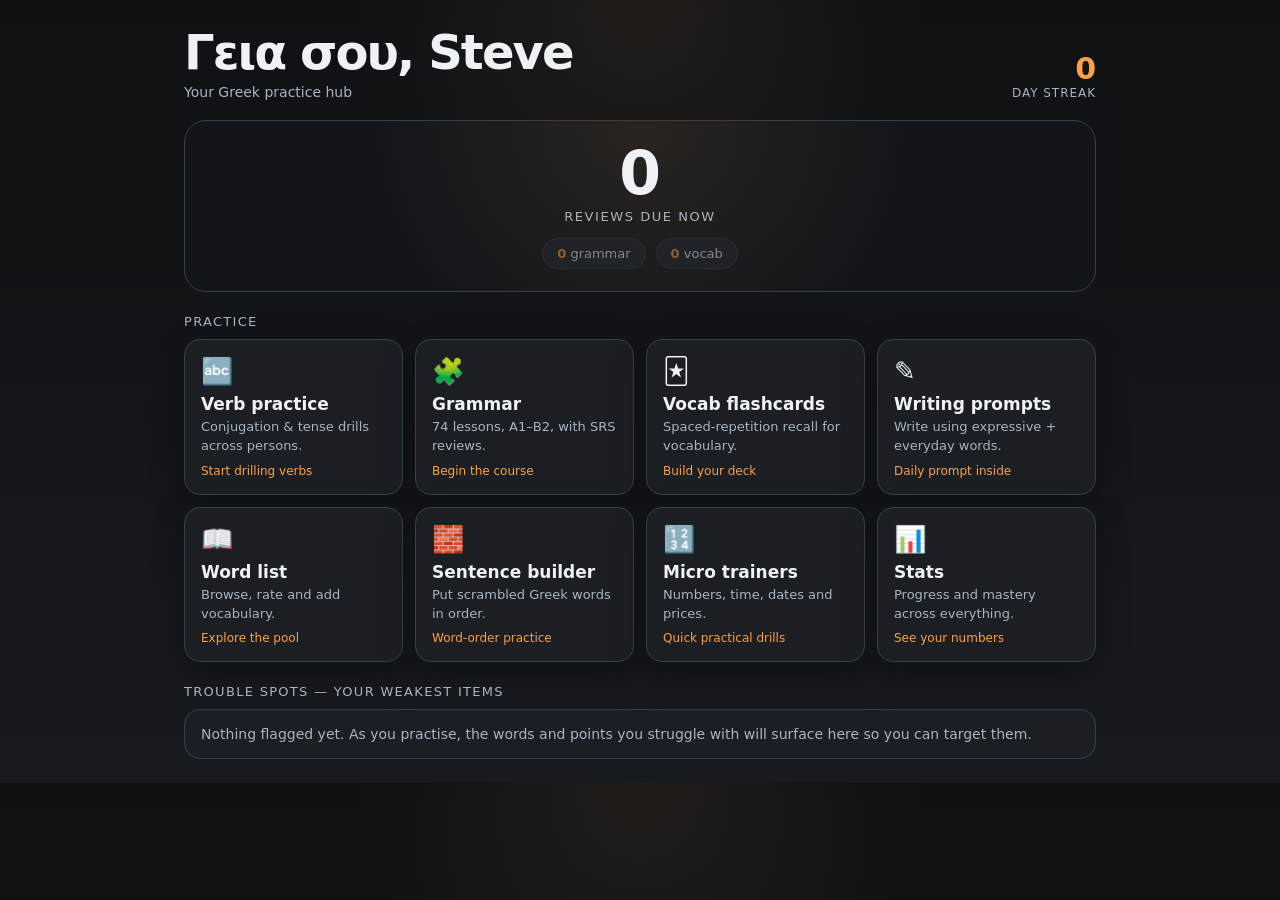
<file: index.html>
<!DOCTYPE html>
<html lang="en">
<head>
  <meta charset="UTF-8" />
  <meta name="viewport" content="width=device-width, initial-scale=1.0" />
  <title>Greek — Home</title>
  <link rel="stylesheet" href="suite.css">
  <style>
    * { box-sizing: border-box; }
    body { margin: 0; font-family: Inter, system-ui, sans-serif;
      background: radial-gradient(circle at top, rgba(255,159,67,.08), transparent 28%), linear-gradient(180deg, #0f1114 0%, #171a1f 100%);
      color: var(--text); }
    .wrap { max-width: 960px; margin: 0 auto; padding: 24px; }
    .top { display: flex; justify-content: space-between; align-items: flex-end; flex-wrap: wrap; gap: 12px; margin-bottom: 20px; }
    h1 { font-size: clamp(30px, 6vw, 48px); margin: 0; letter-spacing: -.04em; }
    .sub { color: var(--muted); font-size: 14px; margin-top: 4px; }
    .streak { text-align: right; }
    .streak-n { font-size: 30px; font-weight: 800; color: var(--accent); }
    .streak-l { font-size: 12px; color: var(--muted); text-transform: uppercase; letter-spacing: .08em; }

    .due-hero { border: 1px solid var(--border); border-radius: 22px; background: radial-gradient(circle at top, rgba(255,159,67,.10), transparent 55%), #12161b; padding: 22px; margin-bottom: 18px; text-align: center; }
    .due-num { font-size: 60px; font-weight: 800; line-height: 1; }
    .due-label { color: var(--muted); text-transform: uppercase; letter-spacing: .12em; font-size: 13px; margin: 6px 0 14px; }
    .due-break { display: flex; justify-content: center; gap: 10px; flex-wrap: wrap; }
    .due-pill { border: 1px solid var(--border); border-radius: 999px; padding: 7px 14px; font-size: 13px; color: var(--text); text-decoration: none; background: var(--panel2); }
    .due-pill:hover { border-color: var(--accent); }
    .due-pill b { color: var(--accent); }
    .due-pill.zero { opacity: .5; }

    .section-h { font-size: 13px; text-transform: uppercase; letter-spacing: .1em; color: var(--muted); margin: 22px 0 10px; }
    .grid { display: grid; grid-template-columns: repeat(auto-fill, minmax(210px, 1fr)); gap: 12px; }
    .card { display: block; text-decoration: none; color: var(--text); border: 1px solid var(--border); border-radius: 16px; background: var(--panel); padding: 16px; box-shadow: var(--shadow); transition: border-color .15s, transform .1s; }
    .card:hover { border-color: var(--accent); transform: translateY(-2px); }
    .card-icon { font-size: 26px; }
    .card-title { font-weight: 700; font-size: 17px; margin: 8px 0 4px; }
    .card-desc { font-size: 13px; color: var(--muted); line-height: 1.45; }
    .card-stat { font-size: 12px; color: var(--accent); margin-top: 8px; }

    .trouble { border: 1px solid var(--border); border-radius: 16px; background: var(--panel); padding: 16px; }
    .trouble-empty { color: var(--muted); font-size: 14px; }
    .trouble-row { display: flex; align-items: center; gap: 10px; padding: 8px 0; border-bottom: 1px dashed rgba(255,255,255,.08); text-decoration: none; color: var(--text); }
    .trouble-row:last-child { border-bottom: 0; }
    .trouble-type { font-size: 10px; text-transform: uppercase; letter-spacing: .06em; padding: 2px 7px; border-radius: 999px; border: 1px solid var(--border); color: var(--muted); min-width: 62px; text-align: center; }
    .trouble-type.verb { color: var(--present, #4ea1ff); }
    .trouble-type.grammar { color: var(--accent); }
    .trouble-type.vocab { color: #b78cff; }
    .trouble-label { flex: 1; font-weight: 600; }
    .trouble-sub { font-size: 12px; color: var(--bad); white-space: nowrap; }
  </style>
</head>
<body>
  <div class="wrap">
    <div class="top">
      <div><h1>Γεια σου, Steve</h1><div class="sub">Your Greek practice hub</div></div>
      <div class="streak"><div class="streak-n" id="streakN">0</div><div class="streak-l">day streak</div></div>
    </div>

    <div class="due-hero">
      <div class="due-num" id="dueNum">0</div>
      <div class="due-label">reviews due now</div>
      <div class="due-break" id="dueBreak"></div>
    </div>

    <div class="section-h">Practice</div>
    <div class="grid" id="toolGrid"></div>

    <div class="section-h">Trouble spots — your weakest items</div>
    <div class="trouble" id="trouble"></div>
  </div>

  <script src="greeksuite.srs.js"></script>
  <script src="greekgrammar.data.js"></script>
  <script src="greekvocab.data.js"></script>
  <script src="greeksuite.stats.js"></script>
  <script>
  (function () {
    var S = window.GSStats;
    function esc(s) { return String(s).replace(/[&<>"]/g, function (c) { return { '&': '&amp;', '<': '&lt;', '>': '&gt;', '"': '&quot;' }[c]; }); }
    var st = S.streak(); // read-only: only graded answers count as practice
    document.getElementById('streakN').textContent = st.days || 0;

    var v = S.verbs(), g = S.grammar(), o = S.vocab();
    var total = g.due + o.srsDue; // verbs are conjugation practice, not a learning-SRS — excluded here
    document.getElementById('dueNum').textContent = total;
    function pill(href, n, label) {
      return '<a class="due-pill' + (n ? '' : ' zero') + '" href="' + href + '"><b>' + n + '</b> ' + label + '</a>';
    }
    document.getElementById('dueBreak').innerHTML =
      pill('grammar.html', g.due, 'grammar') + pill('flashcards.html', o.srsDue, 'vocab');

    // Tool cards
    var grammarPts = (window.GRAMMAR || []).length;
    var tools = [
      { href: 'verbs.html', icon: '🔤', title: 'Verb practice', desc: 'Conjugation & tense drills across persons.', stat: v.rated ? (v.rated + ' cards rated · avg ' + (v.avg != null ? v.avg : '–') + '/5') : 'Start drilling verbs' },
      { href: 'grammar.html', icon: '🧩', title: 'Grammar', desc: grammarPts + ' lessons, A1–B2, with SRS reviews.', stat: g.lessonsRead ? (g.lessonsRead + ' lessons read · ' + g.mastered + ' mastered') : 'Begin the course' },
      { href: 'flashcards.html', icon: '🃏', title: 'Vocab flashcards', desc: 'Spaced-repetition recall for vocabulary.', stat: o.srsCount ? (o.srsCount + ' in SRS · ' + o.srsDue + ' due') : 'Build your deck' },
      { href: 'vocab.html', icon: '✎', title: 'Writing prompts', desc: 'Write using expressive + everyday words.', stat: 'Daily prompt inside' },
      { href: 'words.html', icon: '📖', title: 'Word list', desc: 'Browse, rate and add vocabulary.', stat: o.rated ? (o.rated + ' words rated') : 'Explore the pool' },
      { href: 'builder.html', icon: '🧱', title: 'Sentence builder', desc: 'Put scrambled Greek words in order.', stat: 'Word-order practice' },
      { href: 'micro.html', icon: '🔢', title: 'Micro trainers', desc: 'Numbers, time, dates and prices.', stat: 'Quick practical drills' },
      { href: 'stats.html', icon: '📊', title: 'Stats', desc: 'Progress and mastery across everything.', stat: 'See your numbers' }
    ];
    document.getElementById('toolGrid').innerHTML = tools.map(function (t) {
      return '<a class="card" href="' + t.href + '">' +
        '<div class="card-icon">' + t.icon + '</div>' +
        '<div class="card-title">' + t.title + '</div>' +
        '<div class="card-desc">' + t.desc + '</div>' +
        '<div class="card-stat">' + t.stat + '</div></a>';
    }).join('');

    // Trouble spots
    var grammarTitle = {}; (window.GRAMMAR || []).forEach(function (p) { grammarTitle[p.id] = p.title; });
    var vocabEn = {}; (window.VOCAB || []).forEach(function (w) { vocabEn[w.gr] = w.en; });
    var trouble = S.troubleSpots(12).map(function (t) {
      var label = t.label, sub = t.sub;
      if (t.type === 'grammar') label = grammarTitle[t.id] || t.label;
      if (t.type === 'vocab' && vocabEn[t.label]) label = t.label + ' — ' + vocabEn[t.label];
      return { type: t.type, label: label, sub: sub, href: t.href };
    });
    var el = document.getElementById('trouble');
    if (!trouble.length) {
      el.innerHTML = '<div class="trouble-empty">Nothing flagged yet. As you practise, the words and points you struggle with will surface here so you can target them.</div>';
    } else {
      el.innerHTML = trouble.map(function (t) {
        // label/sub derive from localStorage keys (imports can poison them) — escape.
        return '<a class="trouble-row" href="' + esc(t.href) + '">' +
          '<span class="trouble-type ' + esc(t.type) + '">' + esc(t.type) + '</span>' +
          '<span class="trouble-label">' + esc(t.label) + '</span>' +
          '<span class="trouble-sub">' + esc(t.sub) + '</span></a>';
      }).join('');
    }
  })();
  </script>
</body>
</html>
</file>
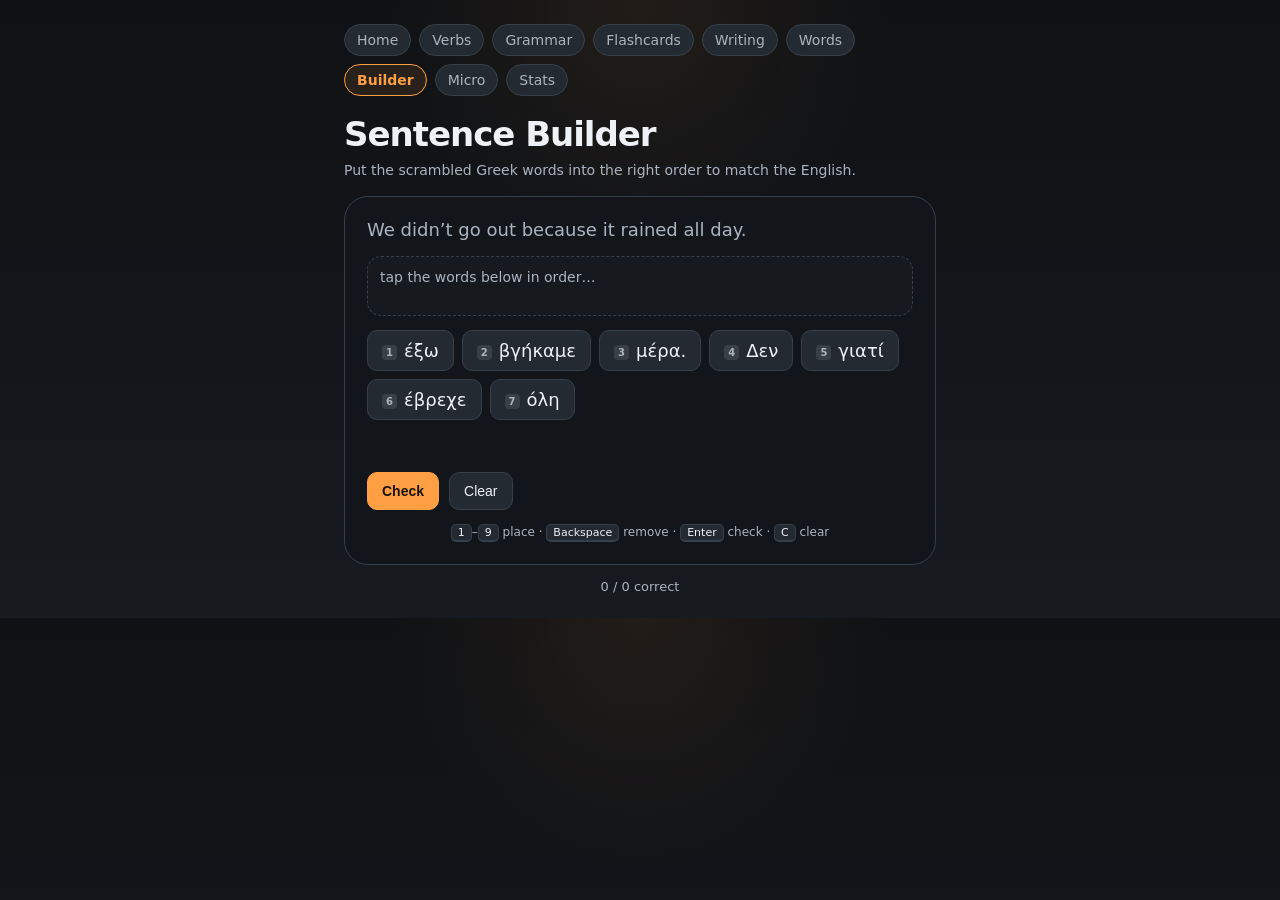
<file: builder.html>
<!DOCTYPE html>
<html lang="en">
<head>
  <meta charset="UTF-8" />
  <meta name="viewport" content="width=device-width, initial-scale=1.0" />
  <title>Greek — Sentence Builder</title>
  <link rel="stylesheet" href="suite.css">
  <style>
    * { box-sizing:border-box; }
    body { margin:0; font-family:Inter,system-ui,sans-serif; background:radial-gradient(circle at top,rgba(255,159,67,.08),transparent 28%),linear-gradient(180deg,#0f1114,#171a1f); color:var(--text); }
    .wrap { max-width:640px; margin:0 auto; padding:24px; }
    h1 { font-size:clamp(24px,4vw,34px); margin:0 0 8px; letter-spacing:-.03em; }
    .sub { color:var(--muted); font-size:14px; margin-bottom:18px; }
    button { border:1px solid var(--border); background:var(--panel2); color:var(--text); border-radius:10px; font-size:14px; padding:10px 14px; cursor:pointer; }
    button:hover { border-color:var(--accent); }
    .btn-primary { background:var(--accent); color:#1a1205; border-color:var(--accent); font-weight:700; }
    .card { border:1px solid var(--border); border-radius:24px; background:#12161b; padding:22px; }
    .prompt-en { font-size:18px; color:var(--muted); margin-bottom:16px; }
    .answer-zone { min-height:60px; border:1px dashed var(--border); border-radius:14px; padding:12px; display:flex; flex-wrap:wrap; gap:8px; align-content:flex-start; margin-bottom:14px; background:rgba(255,255,255,.02); }
    .answer-zone.ok { border-color:var(--good); border-style:solid; background:rgba(142,226,142,.08); }
    .answer-zone.bad { border-color:var(--bad); border-style:solid; background:rgba(255,143,143,.08); }
    .answer-zone:empty::before { content:'tap the words below in order…'; color:var(--muted); font-size:14px; }
    .bank { display:flex; flex-wrap:wrap; gap:8px; }
    .tile { font-size:18px; padding:9px 14px; border-radius:10px; border:1px solid var(--border); background:var(--panel2); cursor:pointer; user-select:none; }
    .tile:hover { border-color:var(--accent); }
    .tile.placed { font-weight:700; }
    .tile .tk { display:inline-block; min-width:15px; height:15px; line-height:15px; text-align:center; margin-right:7px; padding:0 3px; border-radius:4px; background:rgba(255,255,255,.10); font-size:10px; font-weight:700; color:var(--muted); vertical-align:middle; }
    .kbd-hint { text-align:center; color:var(--muted); font-size:12px; margin-top:14px; }
    kbd { display:inline-block; padding:1px 6px; border:1px solid var(--border); border-bottom-width:2px; border-radius:5px; background:var(--panel2); font-family:inherit; font-size:11px; color:var(--text); }
    .controls { display:flex; gap:10px; margin-top:16px; flex-wrap:wrap; }
    .feedback { margin-top:14px; font-weight:700; min-height:22px; }
    .feedback.ok { color:var(--good); } .feedback.bad { color:var(--bad); }
    .correct-line { color:var(--muted); font-size:15px; margin-top:6px; }
    .score { color:var(--muted); font-size:13px; margin-top:14px; text-align:center; }
  </style>
</head>
<body>
  <div class="wrap">
    <div class="nav"><a href="index.html">Home</a><a href="verbs.html">Verbs</a><a href="grammar.html">Grammar</a><a href="flashcards.html">Flashcards</a><a href="vocab.html">Writing</a><a href="words.html">Words</a><span class="here">Builder</span><a href="micro.html">Micro</a><a href="stats.html">Stats</a></div>
    <h1>Sentence Builder</h1>
    <div class="sub">Put the scrambled Greek words into the right order to match the English.</div>
    <div id="root"></div>
  </div>

  <script src="greekgrammar.data.js"></script>
  <script>
  (function () {
    // Build a pool of full Greek sentences from the grammar items.
    var pool = [];
    (window.GRAMMAR || []).forEach(function (p) {
      p.items.forEach(function (it) {
        var raw = it.text.replace(/\s*\([^)]+\)\s*$/, '');           // drop trailing cue
        var full = raw.replace('{b}', it.answer).replace(/\s+/g, ' ').trim();
        var words = full.split(' ');
        if (words.length >= 4 && words.length <= 11 && it.answer.indexOf(' ') === -1) {
          pool.push({ words: words, en: it.en, full: full });
        }
      });
    });

    var root = document.getElementById('root');
    var state = { q: null, placed: [], bank: [], checked: false, score: 0, n: 0 };
    function esc(s) { return String(s).replace(/[&<>"]/g, function (c) { return { '&': '&amp;', '<': '&lt;', '>': '&gt;', '"': '&quot;' }[c]; }); }
    function shuffle(a) { var c = a.slice(); for (var i = c.length - 1; i > 0; i--) { var j = Math.floor(Math.random() * (i + 1)); var t = c[i]; c[i] = c[j]; c[j] = t; } return c; }

    function newQuestion() {
      state.q = pool[Math.floor(Math.random() * pool.length)];
      state.placed = [];
      // bank holds {word, id} so duplicate words stay distinct
      state.bank = shuffle(state.q.words.map(function (w, i) { return { word: w, id: i }; }));
      // avoid an accidentally-correct shuffle
      if (state.bank.map(function (t) { return t.word; }).join(' ') === state.q.full) state.bank = shuffle(state.bank);
      state.checked = false;
      render();
    }

    function render() {
      var q = state.q;
      var zoneCls = state.checked ? (state.ok ? ' ok' : ' bad') : '';
      var placed = state.placed.map(function (t) { return '<span class="tile placed" data-place="' + t.id + '">' + esc(t.word) + '</span>'; }).join('');
      var bank = state.bank.map(function (t, i) { return '<span class="tile" data-bank="' + t.id + '">' + (i < 9 ? '<span class="tk">' + (i + 1) + '</span>' : '') + esc(t.word) + '</span>'; }).join('');
      var hint = state.checked
        ? '<kbd>Enter</kbd> next'
        : '<kbd>1</kbd>–<kbd>9</kbd> place · <kbd>Backspace</kbd> remove · <kbd>Enter</kbd> check · <kbd>C</kbd> clear';
      root.innerHTML =
        '<div class="card"><div class="prompt-en">' + esc(q.en) + '</div>' +
        '<div class="answer-zone' + zoneCls + '" id="zone">' + placed + '</div>' +
        '<div class="bank" id="bank">' + bank + '</div>' +
        '<div class="feedback ' + (state.checked ? (state.ok ? 'ok' : 'bad') : '') + '">' +
          (state.checked ? (state.ok ? '✓ Correct!' : '✗ Not quite') : '') +
          (state.checked && !state.ok ? '<div class="correct-line">' + esc(q.full) + '</div>' : '') + '</div>' +
        '<div class="controls">' +
          (state.checked ? '<button class="btn-primary" id="nextBtn">Next →</button>' :
            '<button class="btn-primary" id="checkBtn"' + (state.placed.length === q.words.length ? '' : ' disabled') + '>Check</button><button id="clearBtn">Clear</button>') +
        '</div>' +
        '<div class="kbd-hint">' + hint + '</div></div>' +
        '<div class="score">' + state.score + ' / ' + state.n + ' correct</div>';

      root.querySelectorAll('[data-bank]').forEach(function (b) { b.addEventListener('click', function () {
        if (state.checked) return; placeById(+b.getAttribute('data-bank'));
      }); });
      root.querySelectorAll('[data-place]').forEach(function (b) { b.addEventListener('click', function () {
        if (state.checked) return; unplaceById(+b.getAttribute('data-place'));
      }); });
      var cb = document.getElementById('checkBtn'); if (cb) cb.addEventListener('click', check);
      var clb = document.getElementById('clearBtn'); if (clb) clb.addEventListener('click', doClear);
      var nb = document.getElementById('nextBtn'); if (nb) nb.addEventListener('click', newQuestion);
    }

    function placeById(id) { var i = state.bank.findIndex(function (t) { return t.id === id; }); if (i > -1) { state.placed.push(state.bank.splice(i, 1)[0]); render(); } }
    function unplaceById(id) { var i = state.placed.findIndex(function (t) { return t.id === id; }); if (i > -1) { state.bank.push(state.placed.splice(i, 1)[0]); render(); } }
    function unplaceLast() { if (state.placed.length) { state.bank.push(state.placed.pop()); render(); } }
    function doClear() { state.bank = state.bank.concat(state.placed); state.placed = []; render(); }

    function check() {
      var attempt = state.placed.map(function (t) { return t.word; }).join(' ');
      state.ok = attempt === state.q.full;
      state.checked = true; state.n += 1; if (state.ok) state.score += 1;
      render();
    }

    document.addEventListener('keydown', function (e) {
      if (!state.q) return;
      if (state.checked) { if (e.key === 'Enter' || e.key === ' ') { e.preventDefault(); newQuestion(); } return; }
      if (/^[1-9]$/.test(e.key)) { var i = +e.key - 1; if (i < state.bank.length) { e.preventDefault(); placeById(state.bank[i].id); } }
      else if (e.key === 'Backspace') { e.preventDefault(); unplaceLast(); }
      else if (e.key === 'Enter') { if (state.placed.length === state.q.words.length) { e.preventDefault(); check(); } }
      else if (e.key === 'Escape' || e.key === 'c' || e.key === 'C') { e.preventDefault(); doClear(); }
    });

    if (!pool.length) { root.innerHTML = '<div style="color:var(--muted)">No sentences available.</div>'; return; }
    newQuestion();
  })();
  </script>
</body>
</html>
</file>
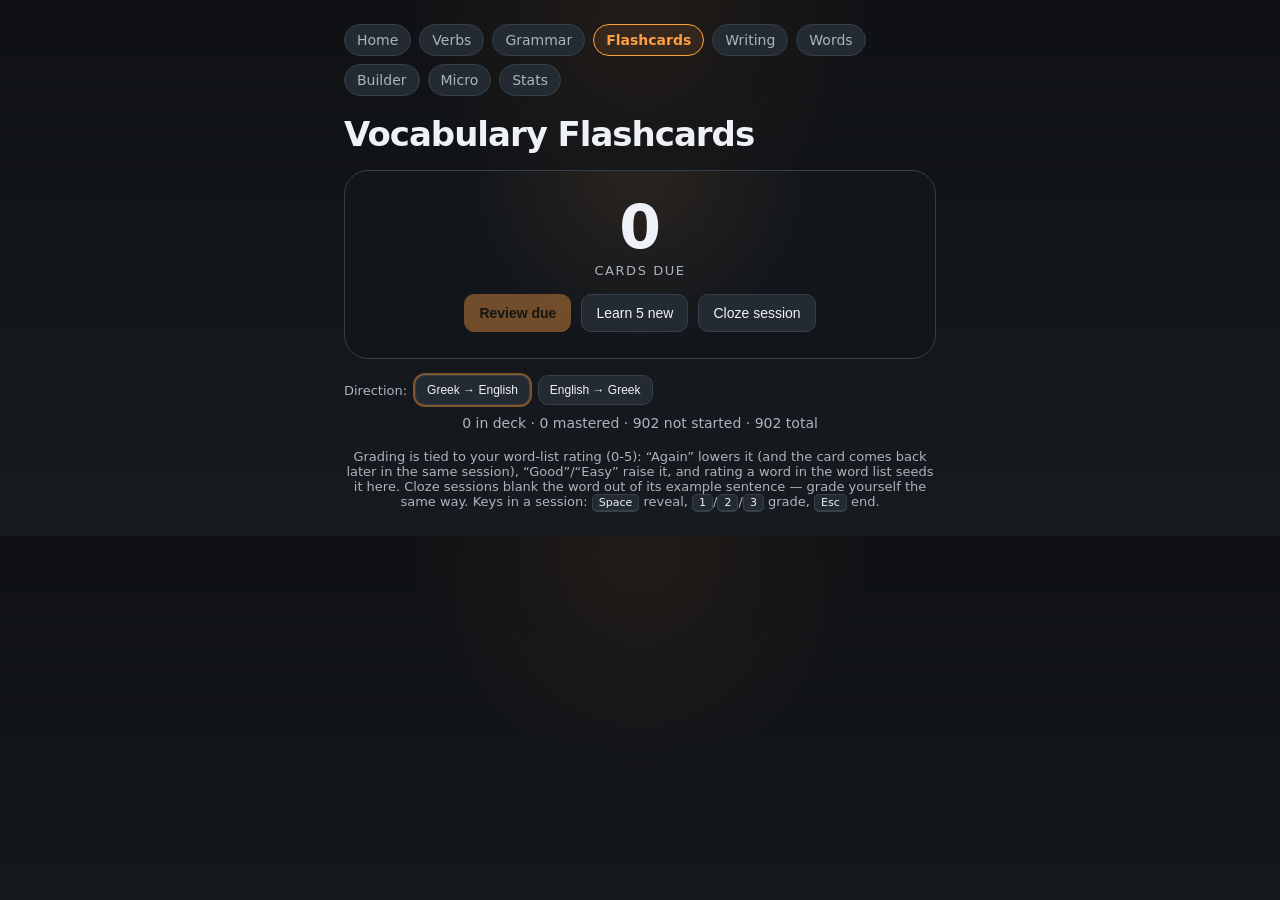
<file: flashcards.html>
<!DOCTYPE html>
<html lang="en">
<head>
  <meta charset="UTF-8" />
  <meta name="viewport" content="width=device-width, initial-scale=1.0" />
  <title>Greek — Vocabulary Flashcards</title>
  <link rel="stylesheet" href="suite.css">
  <style>
    * { box-sizing:border-box; }
    body { margin:0; font-family:Inter,system-ui,sans-serif; background:radial-gradient(circle at top,rgba(255,159,67,.08),transparent 28%),linear-gradient(180deg,#0f1114,#171a1f); color:var(--text); }
    .wrap { max-width:640px; margin:0 auto; padding:24px; }
    h1 { font-size:clamp(24px,4vw,34px); margin:0 0 16px; letter-spacing:-.03em; }
    button { border:1px solid var(--border); background:var(--panel2); color:var(--text); border-radius:10px; font-size:14px; padding:10px 14px; cursor:pointer; }
    button:hover { border-color:var(--accent); }
    button:disabled { opacity:.4; cursor:default; }
    .btn-primary { background:var(--accent); color:#1a1205; border-color:var(--accent); font-weight:700; }
    .hero { text-align:center; border:1px solid var(--border); border-radius:24px; background:radial-gradient(circle at top,rgba(255,159,67,.10),transparent 50%),#12161b; padding:26px; margin-bottom:16px; }
    .hero-num { font-size:60px; font-weight:800; line-height:1; }
    .hero-label { color:var(--muted); text-transform:uppercase; letter-spacing:.12em; font-size:13px; margin:6px 0 16px; }
    .row { display:flex; gap:10px; justify-content:center; flex-wrap:wrap; }
    .summary { text-align:center; color:var(--muted); font-size:14px; margin:10px 0; }
    .toolbar { display:flex; gap:8px; align-items:center; flex-wrap:wrap; font-size:13px; color:var(--muted); margin-bottom:6px; }
    .toolbar .active { outline:2px solid rgba(255,159,67,.45); color:var(--text); }
    .toolbar button { font-size:12px; padding:7px 11px; }

    .card { position:relative; border:1px solid var(--border); border-radius:24px; background:#12161b; padding:40px 24px; text-align:center; min-height:240px; display:flex; flex-direction:column; justify-content:center; }
    .card-level { position:absolute; top:14px; right:14px; font-size:11px; font-weight:700; letter-spacing:.06em; color:var(--muted); border:1px solid var(--border); border-radius:999px; padding:3px 9px; background:var(--panel2); }
    .card-art { font-size:15px; color:var(--muted); }
    .card-ex { margin-top:14px; font-size:16px; }
    .card-ex .ex-gr { color:var(--text); line-height:1.45; }
    .card-ex .ex-en { color:var(--muted); font-size:13px; margin-top:3px; }
    .card-forms { font-size:13px; color:var(--muted); margin-top:10px; }
    .card-front { font-size:clamp(34px,7vw,56px); font-weight:800; letter-spacing:-.03em; }
    .card-cloze { font-size:clamp(20px,4vw,28px); font-weight:600; line-height:1.55; }
    .card-cloze .cloze-gap { border-bottom:2px solid var(--accent); padding:0 22px; color:var(--accent); letter-spacing:2px; }
    .card-cloze .cloze-fill { color:var(--accent); border-bottom:2px solid var(--accent); }
    .card-pos { font-size:13px; color:var(--muted); margin-top:8px; }
    .card-back { margin-top:18px; padding-top:18px; border-top:1px dashed var(--border); }
    .card-answer { font-size:clamp(22px,4vw,30px); font-weight:700; }
    .card-note { font-size:13px; color:var(--muted); margin-top:8px; }
    .sess-top { display:flex; justify-content:space-between; align-items:center; color:var(--muted); font-size:13px; margin-bottom:14px; }
    .grades { display:grid; grid-template-columns:repeat(3,1fr); gap:10px; margin-top:18px; }
    .grade { padding:14px; font-weight:700; }
    .grade.again { border-color:rgba(255,143,143,.5); color:var(--bad); }
    .grade.good { border-color:rgba(142,226,142,.5); color:var(--good); }
    .grade.easy { border-color:rgba(127,220,255,.5); color:#7fdcff; }
    .card-rating { margin-top:14px; font-size:13px; color:var(--muted); }
    .card-rating .stars { color:var(--accent); letter-spacing:2px; }
    .grade .gk { display:inline-flex; align-items:center; justify-content:center; width:18px; height:18px; margin-right:7px; border-radius:5px; background:rgba(255,255,255,.10); font-size:11px; font-weight:700; vertical-align:middle; }
    .kbd-hint { text-align:center; color:var(--muted); font-size:12px; margin-top:12px; }
    kbd { display:inline-block; padding:1px 6px; border:1px solid var(--border); border-bottom-width:2px; border-radius:5px; background:var(--panel2); font-family:inherit; font-size:11px; color:var(--text); }
    .done { text-align:center; padding:50px 20px; }
    .done-tick { font-size:56px; color:var(--good); }
    .foot { color:var(--muted); font-size:13px; margin-top:18px; text-align:center; }
  </style>
</head>
<body>
  <div class="wrap">
    <div class="nav"><a href="index.html">Home</a><a href="verbs.html">Verbs</a><a href="grammar.html">Grammar</a><span class="here">Flashcards</span><a href="vocab.html">Writing</a><a href="words.html">Words</a><a href="builder.html">Builder</a><a href="micro.html">Micro</a><a href="stats.html">Stats</a></div>
    <h1>Vocabulary Flashcards</h1>
    <div id="root"></div>
  </div>

  <script src="greekvocab.data.js"></script>
  <script src="greeksuite.srs.js"></script>
  <script src="greekvocab.srsbridge.js"></script>
  <script src="greeksuite.stats.js"></script>
  <script src="greekvocab.backup.js"></script>
  <script>
  (function () {
    // The ONE shared scheduler (greeksuite.srs.js) — all interval math lives there.
    var SRS = window.GSSrs;
    var STAGE_HOURS = (SRS && SRS.STAGE_HOURS) || [4, 8, 24, 72, 168, 336, 720, 1440];
    var MASTER = (SRS && SRS.MASTER) || STAGE_HOURS.length;
    var KEY = 'gvm_vocab_srs';
    var store = {};
    try { store = JSON.parse(localStorage.getItem(KEY) || '{}'); } catch (e) { store = {}; }
    if (!store.__settings) store.__settings = { dir: 'gr2en', newPerSession: 5 };
    if (typeof store.__settings.newPerSession !== 'number') store.__settings.newPerSession = 5; // default only — keep the persisted value
    function save() { try { localStorage.setItem(KEY, JSON.stringify(store)); } catch (e) {} }

    // Deck = built-in vocab + user custom words (from the word-list page)
    var VOCAB = (window.VOCAB || []).slice();
    try { var t = JSON.parse(localStorage.getItem('gvm_vocab_track') || '{}'); if (Array.isArray(t.__custom)) { var have = {}; VOCAB.forEach(function (w) { have[w.gr] = 1; }); t.__custom.forEach(function (w) { if (w && w.gr && w.en && !have[w.gr]) VOCAB.push(w); }); } } catch (e) {}
    var byGr = {}; VOCAB.forEach(function (w) { byGr[w.gr] = w; });
    // Sweep orphaned SRS records (word deleted / renamed / lost in an import):
    // they can never be reviewed here but would still count as "due" on the hub.
    (function () {
      var swept = false;
      Object.keys(store).forEach(function (k) {
        if (k.indexOf('__') === 0) return;
        if (!byGr[k]) { delete store[k]; swept = true; }
      });
      if (swept) save();
    })();

    /* ---- cloze: blank the target word out of its example sentence ---- */
    function fold(s) {
      s = String(s == null ? '' : s);
      try { s = s.normalize('NFD'); } catch (e) {}
      return s.replace(/[\u0300-\u036f]/g, '').toLowerCase().replace(/\u03c2/g, '\u03c3');
    }
    var clozeCache = {};
    function clozeInfo(w) {
      if (w.gr in clozeCache) return clozeCache[w.gr];
      var out = null;
      if (w.ex && w.ex.gr && w.gr) {
        var sent = w.ex.gr;
        // (a) the word/phrase appears verbatim
        var idx = sent.indexOf(w.gr);
        if (idx !== -1) {
          out = { pre: sent.slice(0, idx), answer: w.gr, post: sent.slice(idx + w.gr.length) };
        } else if (w.gr.indexOf(' ') === -1) {
          // (b) single words: accent-insensitive stem match against each token,
          // so inflected forms (plural, conjugated) still blank correctly
          var base = fold(w.gr);
          var stem = base.length > 5 ? base.slice(0, base.length - 2) : base;
          var re = /[\u0370-\u03ff\u1f00-\u1fff]+/g, m;
          while ((m = re.exec(sent))) {
            var tok = fold(m[0]);
            if (tok === base || (tok.indexOf(stem) === 0 && Math.abs(tok.length - base.length) <= 3)) {
              out = { pre: sent.slice(0, m.index), answer: m[0], post: sent.slice(m.index + m[0].length) };
              break;
            }
          }
        }
      }
      clozeCache[w.gr] = out;
      return out;
    }
    function clozePool() { return VOCAB.filter(function (w) { return clozeInfo(w); }); }

    function rec(gr) { return store[gr]; }
    function isDue(gr) { var r = store[gr]; return !!r && r.stage < MASTER && (r.due || 0) <= Date.now(); }
    function dueList() { return VOCAB.filter(function (w) { return isDue(w.gr); }); }
    function inSrs(gr) { return !!store[gr]; }
    function newList() { return VOCAB.filter(function (w) { return !inSrs(w.gr); }); }
    function schedule(gr, grade) {
      var r = store[gr] || (store[gr] = { stage: 0, due: 0, seen: 0, correct: 0, last: null });
      r.seen += 1; r.last = Date.now();
      if (grade !== 'again') r.correct += 1;
      // All interval math lives in the shared scheduler (greeksuite.srs.js).
      var res = SRS.applyGrade(r.stage, grade);
      r.stage = res.stage;
      r.due = res.due;
      if (res.lapse) r.lapses = (r.lapses || 0) + 1; // leech signal
      save();
      // Inter-relate with the word list: grading updates the word's 0-5 rating.
      if (window.GVSrsBridge) GVSrsBridge.writeRating(gr, GVSrsBridge.ratingFromStage(r.stage));
      // Grading counts as practice for the daily streak.
      if (window.GSStats) GSStats.touchStreak();
    }

    var root = document.getElementById('root'), session = null;
    function esc(s) { return String(s).replace(/[&<>"]/g, function (c) { return { '&': '&amp;', '<': '&lt;', '>': '&gt;', '"': '&quot;' }[c]; }); }
    function shuffle(a) { var c = a.slice(); for (var i = c.length - 1; i > 0; i--) { var j = Math.floor(Math.random() * (i + 1)); var t = c[i]; c[i] = c[j]; c[j] = t; } return c; }

    function ratingLine(gr) {
      if (!window.GVSrsBridge) return '';
      var r = store[gr], rating = r ? GVSrsBridge.ratingFromStage(r.stage) : 0;
      var stars = '★★★★★'.slice(0, rating) + '☆☆☆☆☆'.slice(0, 5 - rating);
      return '<div class="card-rating">word-list rating: <span class="stars">' + stars + '</span> ' + rating + '/5</div>';
    }

    function render() { if (session) renderCard(); else renderDash(); }

    function renderDash() {
      var due = dueList().length, fresh = newList().length, dir = store.__settings.dir;
      var learned = VOCAB.length - fresh, mastered = VOCAB.filter(function (w) { var r = store[w.gr]; return r && r.stage >= MASTER; }).length;
      var nCloze = clozePool().length;
      root.innerHTML =
        '<div class="hero"><div class="hero-num">' + due + '</div><div class="hero-label">cards due</div>' +
        '<div class="row"><button class="btn-primary" id="review"' + (due ? '' : ' disabled') + '>Review due</button>' +
        '<button id="learn"' + (fresh ? '' : ' disabled') + '>Learn ' + Math.min(store.__settings.newPerSession, fresh) + ' new</button>' +
        '<button id="cloze"' + (nCloze ? '' : ' disabled') + ' title="Fill the word into its example sentence">Cloze session</button></div></div>' +
        '<div class="toolbar"><span>Direction:</span>' +
        '<button class="' + (dir === 'gr2en' ? 'active' : '') + '" data-dir="gr2en">Greek → English</button>' +
        '<button class="' + (dir === 'en2gr' ? 'active' : '') + '" data-dir="en2gr">English → Greek</button></div>' +
        '<div class="summary">' + learned + ' in deck · ' + mastered + ' mastered · ' + fresh + ' not started · ' + VOCAB.length + ' total</div>' +
        '<div class="foot">Grading is tied to your word-list rating (0-5): “Again” lowers it (and the card comes back later in the same session), “Good”/“Easy” raise it, and rating a word in the word list seeds it here. Cloze sessions blank the word out of its example sentence — grade yourself the same way. Keys in a session: <kbd>Space</kbd> reveal, <kbd>1</kbd>/<kbd>2</kbd>/<kbd>3</kbd> grade, <kbd>Esc</kbd> end.</div>';
      var rv = document.getElementById('review'); if (rv) rv.addEventListener('click', function () { start(shuffle(dueList())); });
      var ln = document.getElementById('learn'); if (ln) ln.addEventListener('click', function () { start(shuffle(newList()).slice(0, store.__settings.newPerSession)); });
      var cz = document.getElementById('cloze'); if (cz) cz.addEventListener('click', startCloze);
      root.querySelectorAll('[data-dir]').forEach(function (b) { b.addEventListener('click', function () { store.__settings.dir = b.getAttribute('data-dir'); save(); renderDash(); }); });
    }

    function start(cards, opts) { if (!cards.length) return; session = { queue: cards.slice(), done: 0, total: cards.length, current: null, shown: false, cloze: !!(opts && opts.cloze), relearn: 0 }; next(); }
    function startCloze() {
      var pool = clozePool();
      if (!pool.length) return;
      var due = shuffle(pool.filter(function (w) { return isDue(w.gr); }));
      var rest = shuffle(pool.filter(function (w) { return !isDue(w.gr); }))
        .sort(function (a, b) { // weakest (lowest stage) first; unseen count as stage 0
          var sa = store[a.gr] ? store[a.gr].stage : 0, sb = store[b.gr] ? store[b.gr].stage : 0;
          return sa - sb;
        });
      start(due.concat(rest).slice(0, 10), { cloze: true });
    }
    function next() { var s = session; if (!s.queue.length) { finish(); return; } s.current = s.queue.shift(); s.shown = false; render(); }
    function finish() { var n = session.done; session = null; root.innerHTML = '<div class="done"><div class="done-tick">✓</div><div style="font-size:24px;font-weight:700;margin-top:8px;">Session complete</div><div style="color:var(--muted);margin:8px 0 22px;">' + n + ' cards reviewed</div><button class="btn-primary" id="back">Back</button></div>'; document.getElementById('back').addEventListener('click', render); }

    function renderCard() {
      var s = session, w = s.current, dir = store.__settings.dir;
      var c = s.cloze ? clozeInfo(w) : null;
      var front = dir === 'gr2en' ? ((w.art ? w.art + ' ' : '') + w.gr) : w.en;
      var back = dir === 'gr2en' ? w.en : ((w.art ? w.art + ' ' : '') + w.gr);
      // Extras on the BACK only (the example contains the Greek word, so it must
      // never appear on the front): example sentence, noun plural/genitive.
      var extras = '';
      if (!c && w.ex && w.ex.gr) {
        extras += '<div class="card-ex"><div class="ex-gr">' + esc(w.ex.gr) + '</div>' +
          (w.ex.en ? '<div class="ex-en">' + esc(w.ex.en) + '</div>' : '') + '</div>';
      }
      if (w.pos === 'noun' && (w.pl || w.gen)) {
        var forms = [];
        if (w.pl) forms.push('πλ. ' + esc(w.pl));
        if (w.gen) forms.push('γεν. ' + esc(w.gen));
        extras += '<div class="card-forms">' + forms.join(' · ') + '</div>';
      }
      var faceHtml;
      if (c) {
        // Cloze: the sentence with the word blanked; the gap fills in on reveal.
        var gap = s.shown
          ? '<span class="cloze-fill">' + esc(c.answer) + '</span>'
          : '<span class="cloze-gap">____</span>';
        faceHtml = '<div class="card-art">Fill the gap</div>' +
          '<div class="card-cloze">' + esc(c.pre) + gap + esc(c.post) + '</div>' +
          (w.ex.en ? '<div class="ex-en" style="margin-top:12px;">' + esc(w.ex.en) + '</div>' : '');
      } else {
        faceHtml = '<div class="card-art">' + (dir === 'gr2en' ? 'What does this mean?' : 'How do you say this?') + '</div>' +
          '<div class="card-front">' + esc(front) + '</div>' +
          (dir === 'gr2en' ? '<div class="card-pos">' + esc(w.pos || '') + '</div>' : '');
      }
      var backHtml = c
        ? '<div class="card-answer">' + esc((w.art ? w.art + ' ' : '') + w.gr) + '</div>' +
          '<div class="card-note">' + esc(w.en) + (w.note ? ' · ' + esc(w.note) : '') + '</div>' + extras + ratingLine(w.gr)
        : '<div class="card-answer">' + esc(back) + '</div>' + (w.note ? '<div class="card-note">' + esc(w.note) + '</div>' : '') + extras + ratingLine(w.gr);
      var html = '<div class="sess-top"><button id="quit">✕ end</button><span>' + (s.done + 1) + ' / ' + (s.done + 1 + s.queue.length) + '</span></div>' +
        '<div class="card">' + (w.level ? '<div class="card-level">' + esc(w.level) + '</div>' : '') +
        faceHtml +
        (s.shown ? '<div class="card-back">' + backHtml + '</div>' : '') +
        '</div>';
      if (!s.shown) html += '<div class="row" style="margin-top:18px;"><button class="btn-primary" id="show" style="min-width:200px;">Show answer</button></div>' +
        '<div class="kbd-hint"><kbd>Space</kbd> reveal · <kbd>Esc</kbd> end</div>';
      else html += '<div class="grades">' +
        '<button class="grade again" data-g="again"><span class="gk">1</span>Again</button>' +
        '<button class="grade good" data-g="good"><span class="gk">2</span>Good</button>' +
        '<button class="grade easy" data-g="easy"><span class="gk">3</span>Easy</button></div>' +
        '<div class="kbd-hint"><kbd>1</kbd>/<kbd>a</kbd> again · <kbd>2</kbd>/<kbd>g</kbd> good · <kbd>3</kbd>/<kbd>e</kbd> easy · <kbd>Esc</kbd> end</div>';
      root.innerHTML = html;
      document.getElementById('quit').addEventListener('click', finish);
      if (!s.shown) document.getElementById('show').addEventListener('click', function () { s.shown = true; render(); });
      else root.querySelectorAll('[data-g]').forEach(function (b) { b.addEventListener('click', function () { grade(b.getAttribute('data-g')); }); });
    }

    function grade(g) {
      var s = session, w = s.current;
      schedule(w.gr, g);
      if (g === 'again') {
        // Failed cards come back a few cards later in the SAME session instead
        // of vanishing until their retry time.
        s.queue.splice(Math.min(s.queue.length, 3), 0, w);
        s.relearn += 1;
      }
      s.done += 1;
      next();
    }
    document.addEventListener('keydown', function (e) {
      if (!session) return;
      if (e.key === 'Escape') { e.preventDefault(); finish(); return; }
      if (!session.shown) {
        if (e.key === ' ' || e.key === 'Enter') { e.preventDefault(); session.shown = true; render(); }
        return;
      }
      // answer shown: 1/2/3 or a/g/e to grade
      if (/^[1-3]$/.test(e.key)) { e.preventDefault(); grade(['again', 'good', 'easy'][+e.key - 1]); }
      else if (e.key === 'a' || e.key === 'A') { e.preventDefault(); grade('again'); }
      else if (e.key === 'g' || e.key === 'G') { e.preventDefault(); grade('good'); }
      else if (e.key === 'e' || e.key === 'E') { e.preventDefault(); grade('easy'); }
    });

    // Seed the SRS deck from any 0-5 ratings set in the word list, so the two stay one system.
    if (window.GVSrsBridge) { var seeded = GVSrsBridge.seedInto(store); if (seeded) save(); }

    render();
    if (window.GVBackup) GVBackup.init();
  })();
  </script>
</body>
</html>
</file>
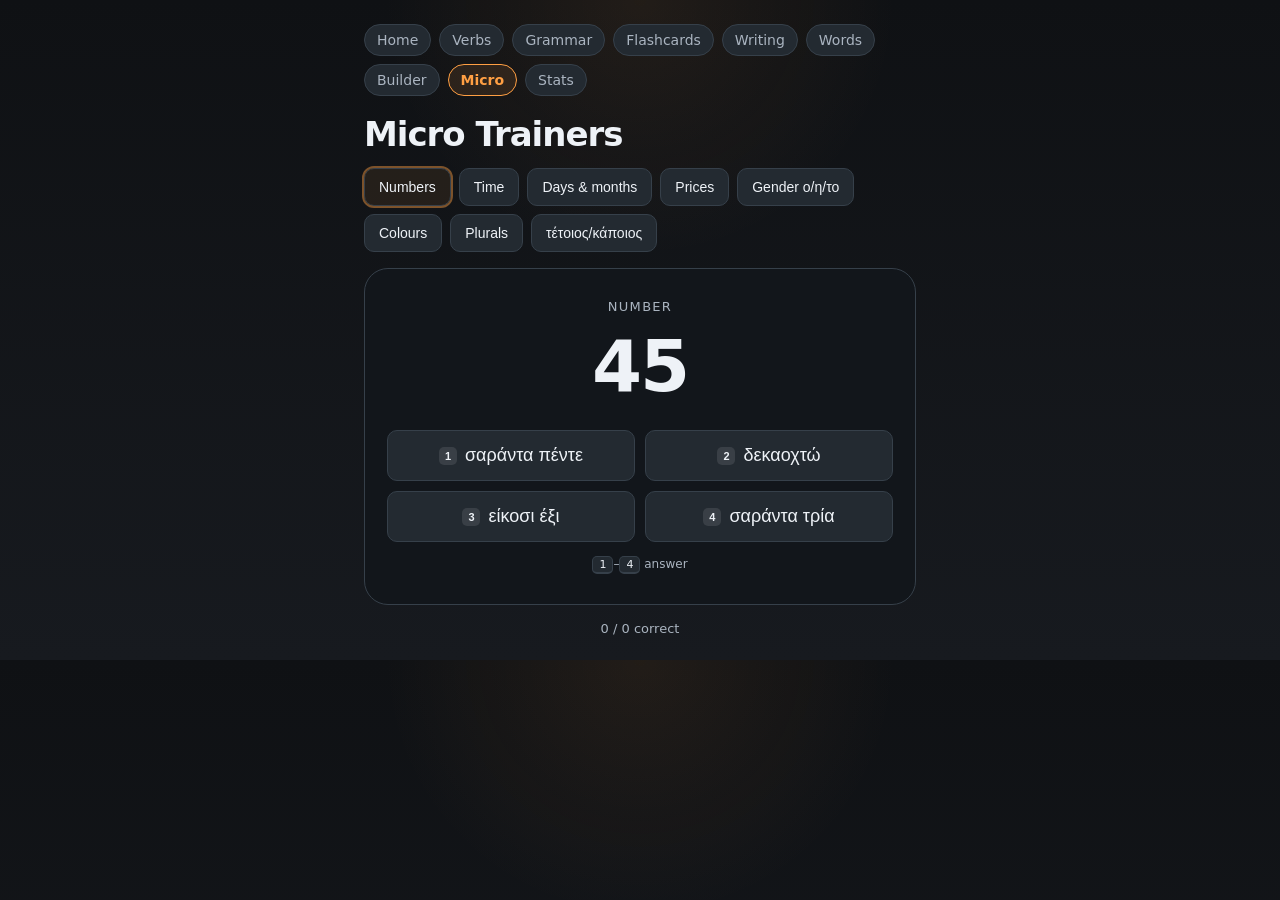
<file: micro.html>
<!DOCTYPE html>
<html lang="en">
<head>
  <meta charset="UTF-8" />
  <meta name="viewport" content="width=device-width, initial-scale=1.0" />
  <title>Greek — Micro Trainers</title>
  <link rel="stylesheet" href="suite.css">
  <style>
    * { box-sizing:border-box; }
    body { margin:0; font-family:Inter,system-ui,sans-serif; background:radial-gradient(circle at top,rgba(255,159,67,.08),transparent 28%),linear-gradient(180deg,#0f1114,#171a1f); color:var(--text); }
    .wrap { max-width:600px; margin:0 auto; padding:24px; }
    h1 { font-size:clamp(24px,4vw,34px); margin:0 0 14px; letter-spacing:-.03em; }
    button { border:1px solid var(--border); background:var(--panel2); color:var(--text); border-radius:10px; font-size:14px; padding:10px 14px; cursor:pointer; }
    button:hover { border-color:var(--accent); }
    .tabs { display:flex; gap:8px; flex-wrap:wrap; margin-bottom:16px; }
    .tab { font-size:14px; }
    .tab.active { outline:2px solid rgba(255,159,67,.45); color:var(--text); background:rgba(255,159,67,.08); }
    .card { border:1px solid var(--border); border-radius:24px; background:#12161b; padding:30px 22px; text-align:center; }
    .q-label { font-size:13px; color:var(--muted); text-transform:uppercase; letter-spacing:.1em; }
    .q-main { font-size:clamp(40px,9vw,72px); font-weight:800; letter-spacing:-.03em; margin:10px 0 6px; }
    .q-main.small { font-size:clamp(20px,4.5vw,30px); font-weight:600; letter-spacing:-.01em; line-height:1.35; }
    .q-sub { font-size:14px; color:var(--muted); }
    .swatch { display:inline-block; width:120px; height:120px; border-radius:18px; border:2px solid var(--border); box-shadow:inset 0 0 0 1px rgba(0,0,0,.2); }
    .choices { display:grid; grid-template-columns:1fr 1fr; gap:10px; margin-top:22px; }
    .choice { font-size:18px; padding:14px; }
    .choice.correct { border-color:var(--good); color:var(--good); }
    .choice.wrong { border-color:var(--bad); color:var(--bad); }
    .choice .ck { display:inline-flex; align-items:center; justify-content:center; width:18px; height:18px; margin-right:8px; border-radius:5px; background:rgba(255,255,255,.10); font-size:11px; font-weight:700; vertical-align:middle; }
    .kbd-hint { text-align:center; color:var(--muted); font-size:12px; margin-top:14px; }
    kbd { display:inline-block; padding:1px 6px; border:1px solid var(--border); border-bottom-width:2px; border-radius:5px; background:var(--panel2); font-family:inherit; font-size:11px; color:var(--text); }
    .next { margin-top:16px; }
    .score { color:var(--muted); font-size:13px; margin-top:16px; text-align:center; }
  </style>
</head>
<body>
  <div class="wrap">
    <div class="nav"><a href="index.html">Home</a><a href="verbs.html">Verbs</a><a href="grammar.html">Grammar</a><a href="flashcards.html">Flashcards</a><a href="vocab.html">Writing</a><a href="words.html">Words</a><a href="builder.html">Builder</a><span class="here">Micro</span><a href="stats.html">Stats</a></div>
    <h1>Micro Trainers</h1>
    <div class="tabs" id="tabs"></div>
    <div id="root"></div>
    <div class="score" id="score"></div>
  </div>

  <script>
  (function () {
    var units = ['μηδέν', 'ένα', 'δύο', 'τρία', 'τέσσερα', 'πέντε', 'έξι', 'εφτά', 'οχτώ', 'εννιά'];
    var teens = ['έντεκα', 'δώδεκα', 'δεκατρία', 'δεκατέσσερα', 'δεκαπέντε', 'δεκαέξι', 'δεκαεφτά', 'δεκαοχτώ', 'δεκαεννιά'];
    var tens = { 20: 'είκοσι', 30: 'τριάντα', 40: 'σαράντα', 50: 'πενήντα', 60: 'εξήντα', 70: 'εβδομήντα', 80: 'ογδόντα', 90: 'ενενήντα' };
    function grNum(n) {
      if (n < 10) return units[n];
      if (n === 10) return 'δέκα';
      if (n < 20) return teens[n - 11];
      if (n === 100) return 'εκατό';
      var t = Math.floor(n / 10) * 10, u = n % 10;
      return tens[t] + (u ? ' ' + units[u] : '');
    }
    var clockHours = ['', 'μία', 'δύο', 'τρεις', 'τέσσερις', 'πέντε', 'έξι', 'εφτά', 'οχτώ', 'εννιά', 'δέκα', 'έντεκα', 'δώδεκα'];
    var days = [['Monday', 'Δευτέρα'], ['Tuesday', 'Τρίτη'], ['Wednesday', 'Τετάρτη'], ['Thursday', 'Πέμπτη'], ['Friday', 'Παρασκευή'], ['Saturday', 'Σάββατο'], ['Sunday', 'Κυριακή']];
    var months = [['January', 'Ιανουάριος'], ['February', 'Φεβρουάριος'], ['March', 'Μάρτιος'], ['April', 'Απρίλιος'], ['May', 'Μάιος'], ['June', 'Ιούνιος'], ['July', 'Ιούλιος'], ['August', 'Αύγουστος'], ['September', 'Σεπτέμβριος'], ['October', 'Οκτώβριος'], ['November', 'Νοέμβριος'], ['December', 'Δεκέμβριος']];

    // [noun, article] — singular nouns with their gender (ο masc, η fem, το neut)
    var NOUNS = [
      ['άντρας', 'ο'], ['φίλος', 'ο'], ['καφές', 'ο'], ['δρόμος', 'ο'], ['ουρανός', 'ο'], ['ήλιος', 'ο'], ['καιρός', 'ο'], ['δάσκαλος', 'ο'], ['γιατρός', 'ο'], ['σκύλος', 'ο'], ['κήπος', 'ο'], ['χρόνος', 'ο'], ['μήνας', 'ο'], ['άνθρωπος', 'ο'],
      ['γυναίκα', 'η'], ['φίλη', 'η'], ['θάλασσα', 'η'], ['πόλη', 'η'], ['καρδιά', 'η'], ['μέρα', 'η'], ['νύχτα', 'η'], ['ώρα', 'η'], ['δουλειά', 'η'], ['αγάπη', 'η'], ['μητέρα', 'η'], ['γλώσσα', 'η'], ['χώρα', 'η'], ['πόρτα', 'η'],
      ['σπίτι', 'το'], ['παιδί', 'το'], ['νερό', 'το'], ['βιβλίο', 'το'], ['αυτοκίνητο', 'το'], ['τραπέζι', 'το'], ['δέντρο', 'το'], ['ψωμί', 'το'], ['κρασί', 'το'], ['γάλα', 'το'], ['φαγητό', 'το'], ['παράθυρο', 'το'], ['λουλούδι', 'το'], ['βουνό', 'το']
    ];
    // [name, hex]
    var COLOURS = [
      ['κόκκινο', '#e53935'], ['μπλε', '#1e88e5'], ['πράσινο', '#43a047'], ['κίτρινο', '#fdd835'], ['πορτοκαλί', '#fb8c00'],
      ['μωβ', '#8e24aa'], ['ροζ', '#ec407a'], ['καφέ', '#6d4c41'], ['μαύρο', '#212121'], ['άσπρο', '#fafafa'], ['γκρι', '#9e9e9e'], ['γαλάζιο', '#4fc3f7']
    ];
    // [singular, plural, [3 plausible-but-wrong forms]] — distractors kept >=2 edits apart
    var PLURALS = [
      ['ο φίλος', 'οι φίλοι', ['οι φίλες', 'τα φίλα', 'οι φίλους']],
      ['το βιβλίο', 'τα βιβλία', ['οι βιβλίες', 'οι βιβλίοι', 'οι βιβλιάδες']],
      ['η γυναίκα', 'οι γυναίκες', ['οι γυναίκοι', 'τα γυναίκα', 'οι γυναικάδες']],
      ['το παιδί', 'τα παιδιά', ['οι παιδές', 'οι παιδοί', 'οι παιδιά']],
      ['το πρόβλημα', 'τα προβλήματα', ['οι προβλήμες', 'τα προβλήμια', 'οι προβλήμοι']],
      ['ο άντρας', 'οι άντρες', ['οι άντροι', 'τα άντρα', 'οι αντράδες']],
      ['η πόλη', 'οι πόλεις', ['οι πόλοι', 'τα πόλια', 'οι πόληδες']],
      ['ο μαθητής', 'οι μαθητές', ['οι μαθητοί', 'οι μαθητάδες', 'τα μαθητά']],
      ['το τραπέζι', 'τα τραπέζια', ['οι τραπέζες', 'οι τραπεζοί', 'τα τραπέζη']],
      ['η μέρα', 'οι μέρες', ['οι μέροι', 'τα μέρα', 'οι μεράδες']],
      ['ο δρόμος', 'οι δρόμοι', ['οι δρόμες', 'τα δρόμα', 'οι δρομάδες']],
      ['η καρδιά', 'οι καρδιές', ['οι καρδιοί', 'τα καρδιά', 'οι καρδιάδες']],
      ['το σπίτι', 'τα σπίτια', ['οι σπίτες', 'οι σπιτοί', 'τα σπίτη']],
      ['ο καφές', 'οι καφέδες', ['οι καφέ', 'οι καφέδια', 'οι καφέοι']],
      ['η εφημερίδα', 'οι εφημερίδες', ['οι εφημερίδοι', 'τα εφημερίδα', 'οι εφημεριδάδες']],
      ['το μάθημα', 'τα μαθήματα', ['οι μαθήμες', 'τα μαθήμια', 'οι μαθήμοι']],
      ['ο άνθρωπος', 'οι άνθρωποι', ['οι άνθρωπες', 'τα άνθρωπα', 'οι ανθρώπια']],
      ['η γλώσσα', 'οι γλώσσες', ['οι γλώσσοι', 'τα γλώσσα', 'οι γλωσσάδες']]
    ];
    // Usage of indefinite/determiner words — which word fits the context.
    // Distractors are in the SAME form as the answer, so only the MEANING is tested.
    var USAGE = [
      { gr: 'Δεν έχω ξαναδεί ___ ομορφιά!', en: 'I’ve never seen such beauty!', a: 'τέτοια', c: ['τέτοια', 'κάποια', 'άλλη', 'ίδια'] },
      { gr: '___ μέρα θα γίνεις διάσημος.', en: 'Some day you’ll be famous.', a: 'Κάποια', c: ['Κάποια', 'Τέτοια', 'Άλλη', 'Ίδια'] },
      { gr: 'Θέλω ___ καφέ· αυτός κρύωσε.', en: 'I want another coffee; this one got cold.', a: 'άλλον', c: ['άλλον', 'κάποιον', 'τέτοιον', 'ίδιο'] },
      { gr: 'Φοράμε τα ___ παπούτσια!', en: 'We’re wearing the same shoes!', a: 'ίδια', c: ['ίδια', 'άλλα', 'κάποια', 'τέτοια'] },
      { gr: '___ θέλει, ας έρθει.', en: 'Whoever wants to can come.', a: 'Όποιος', c: ['Όποιος', 'Κάποιος', 'Άλλος', 'Κανένας'] },
      { gr: '___ μέρα πηγαίνω γυμναστήριο.', en: 'Every day I go to the gym.', a: 'Κάθε', c: ['Κάθε', 'Κάποια', 'Άλλη', 'Τέτοια'] },
      { gr: 'Ήρθαν ___ οι φίλοι μου.', en: 'All my friends came.', a: 'όλοι', c: ['όλοι', 'κάποιοι', 'άλλοι', 'μερικοί'] },
      { gr: 'Ξέρει ___ την απάντηση;', en: 'Does anyone know the answer?', a: 'κανείς', c: ['κανείς', 'κάποιος', 'άλλος', 'καθένας'] },
      { gr: 'Αγόρασα ___ μήλα, όχι πολλά.', en: 'I bought a few apples, not many.', a: 'μερικά', c: ['μερικά', 'όλα', 'άλλα', 'τέτοια'] },
      { gr: 'Υπάρχει ___ πρόβλημα με το αυτοκίνητο.', en: 'There’s some problem with the car.', a: 'κάποιο', c: ['κάποιο', 'τέτοιο', 'άλλο', 'ίδιο'] },
      { gr: 'Ποτέ μην εμπιστεύεσαι ___ ανθρώπους.', en: 'Never trust such people.', a: 'τέτοιους', c: ['τέτοιους', 'κάποιους', 'άλλους', 'ίδιους'] },
      { gr: 'Θα το ξανακάνουμε ___ φορά.', en: 'We’ll do it another time.', a: 'άλλη', c: ['άλλη', 'κάποια', 'τέτοια', 'ίδια'] },
      { gr: 'Πάρε ___ θέλεις.', en: 'Take whichever you want.', a: 'όποιο', c: ['όποιο', 'κάποιο', 'άλλο', 'τέτοιο'] },
      { gr: 'Όλοι έφυγαν· δεν έμεινε ___.', en: 'Everyone left; nobody stayed.', a: 'κανείς', c: ['κανείς', 'κάποιος', 'άλλος', 'καθένας'] },
      { gr: 'Έχει ___ δίκιο σ’ αυτό.', en: 'He’s somewhat right about this.', a: 'κάποιο', c: ['κάποιο', 'τέτοιο', 'άλλο', 'ίδιο'] }
    ];

    function rint(a, b) { return a + Math.floor(Math.random() * (b - a + 1)); }
    function shuffle(a) { var c = a.slice(); for (var i = c.length - 1; i > 0; i--) { var j = Math.floor(Math.random() * (i + 1)); var t = c[i]; c[i] = c[j]; c[j] = t; } return c; }
    function pickDistinct(genAnswer, correct, n) { var s = [correct]; var guard = 0; while (s.length < n && guard++ < 100) { var x = genAnswer(); if (s.indexOf(x) === -1) s.push(x); } return shuffle(s); }

    var MODES = {
      numbers: function () {
        var n = rint(0, 99); var ans = grNum(n);
        return { label: 'number', main: String(n), sub: '', answer: ans, choices: pickDistinct(function () { return grNum(rint(0, 99)); }, ans, 4) };
      },
      time: function () {
        var h = rint(1, 12), m = [0, 15, 30, 45][rint(0, 3)];
        var disp = h + ':' + (m < 10 ? '0' + m : m);
        var ans;
        if (m === 0) ans = clockHours[h];
        else if (m === 30) ans = clockHours[h] + ' και μισή';
        else if (m === 15) ans = clockHours[h] + ' και τέταρτο';
        else ans = clockHours[h === 12 ? 1 : h + 1] + ' παρά τέταρτο';
        return { label: 'what time?', main: disp, sub: '', answer: ans, choices: pickDistinct(function () {
          var hh = rint(1, 12), mm = [0, 15, 30, 45][rint(0, 3)];
          if (mm === 0) return clockHours[hh];
          if (mm === 30) return clockHours[hh] + ' και μισή';
          if (mm === 15) return clockHours[hh] + ' και τέταρτο';
          return clockHours[hh === 12 ? 1 : hh + 1] + ' παρά τέταρτο';
        }, ans, 4) };
      },
      days: function () {
        var pick = Math.random() < 0.5 ? days : months;
        var item = pick[rint(0, pick.length - 1)];
        return { label: 'say it in Greek', main: item[0], sub: pick === days ? 'day' : 'month', answer: item[1], choices: pickDistinct(function () { return pick[rint(0, pick.length - 1)][1]; }, item[1], 4) };
      },
      prices: function () {
        var e = rint(1, 40), c = Math.random() < 0.5 ? 50 : 0;
        var disp = '€' + e + (c ? '.50' : '.00');
        var ans = grNum(e) + ' ευρώ' + (c ? ' και πενήντα' : '');
        return { label: 'how much?', main: disp, sub: '', answer: ans, choices: pickDistinct(function () { var ee = rint(1, 40), cc = Math.random() < 0.5 ? 50 : 0; return grNum(ee) + ' ευρώ' + (cc ? ' και πενήντα' : ''); }, ans, 4) };
      },
      gender: function () {
        var w = NOUNS[rint(0, NOUNS.length - 1)];
        return { label: 'which article?', main: w[0], sub: 'ο / η / το', answer: w[1], choices: shuffle(['ο', 'η', 'το']) };
      },
      colours: function () {
        var c = COLOURS[rint(0, COLOURS.length - 1)];
        return { label: 'which colour?', main: '', swatch: c[1], sub: '', answer: c[0], choices: pickDistinct(function () { return COLOURS[rint(0, COLOURS.length - 1)][0]; }, c[0], 4) };
      },
      plurals: function () {
        var p = PLURALS[rint(0, PLURALS.length - 1)];
        return { label: 'plural of…', main: p[0], sub: '', answer: p[1], choices: shuffle([p[1]].concat(p[2])) };
      },
      usage: function () {
        var it = USAGE[rint(0, USAGE.length - 1)];
        return { label: it.en, main: it.gr, small: true, sub: 'which word fits?', answer: it.a, choices: shuffle(it.c) };
      }
    };
    var MODE_LABELS = { numbers: 'Numbers', time: 'Time', days: 'Days & months', prices: 'Prices', gender: 'Gender ο/η/το', colours: 'Colours', plurals: 'Plurals', usage: 'τέτοιος/κάποιος' };

    var mode = 'numbers', q = null, answered = false, chosen = null, score = 0, n = 0;
    var root = document.getElementById('root');
    function esc(s) { return String(s).replace(/[&<>"]/g, function (c) { return { '&': '&amp;', '<': '&lt;', '>': '&gt;', '"': '&quot;' }[c]; }); }

    document.getElementById('tabs').innerHTML = Object.keys(MODES).map(function (k) {
      return '<button class="tab' + (k === mode ? ' active' : '') + '" data-m="' + k + '">' + MODE_LABELS[k] + '</button>';
    }).join('');
    document.querySelectorAll('.tab').forEach(function (b) { b.addEventListener('click', function () {
      mode = b.getAttribute('data-m'); score = 0; n = 0;
      document.querySelectorAll('.tab').forEach(function (x) { x.classList.toggle('active', x === b); });
      nextQ();
    }); });

    function nextQ() { q = MODES[mode](); answered = false; chosen = null; render(); }
    function choose(c) {
      if (answered) return;
      answered = true; chosen = c; n += 1;
      if (c === q.answer) score += 1;
      render();
    }
    function render() {
      var html = '<div class="card"><div class="q-label">' + q.label + '</div>' +
        '<div class="q-main' + (q.small ? ' small' : '') + '">' + (q.swatch ? '<span class="swatch" style="background:' + q.swatch + '"></span>' : esc(q.main)) + '</div>' + (q.sub ? '<div class="q-sub">' + esc(q.sub) + '</div>' : '') +
        '<div class="choices">' + q.choices.map(function (c, i) {
          var cls = ''; if (answered) { if (c === q.answer) cls = ' correct'; else if (c === chosen) cls = ' wrong'; }
          return '<button class="choice' + cls + '" data-c="' + esc(c) + '"><span class="ck">' + (i + 1) + '</span>' + esc(c) + '</button>';
        }).join('') + '</div>' +
        (answered ? '<button class="btn-primary next" id="next" style="background:var(--accent);color:#1a1205;border-color:var(--accent);font-weight:700;">Next →</button>' : '') +
        '<div class="kbd-hint">' + (answered ? '<kbd>Enter</kbd> next' : '<kbd>1</kbd>–<kbd>4</kbd> answer') + '</div>' +
        '</div>';
      root.innerHTML = html;
      document.getElementById('score').textContent = score + ' / ' + n + ' correct';
      if (!answered) root.querySelectorAll('[data-c]').forEach(function (b) { b.addEventListener('click', function () { choose(b.getAttribute('data-c')); }); });
      else document.getElementById('next').addEventListener('click', nextQ);
    }

    document.addEventListener('keydown', function (e) {
      if (!q) return;
      if (answered) { if (e.key === 'Enter' || e.key === ' ' || e.key === 'n') { e.preventDefault(); nextQ(); } return; }
      if (/^[1-4]$/.test(e.key)) { var i = +e.key - 1; if (i < q.choices.length) { e.preventDefault(); choose(q.choices[i]); } }
    });

    nextQ();
  })();
  </script>
</body>
</html>
</file>
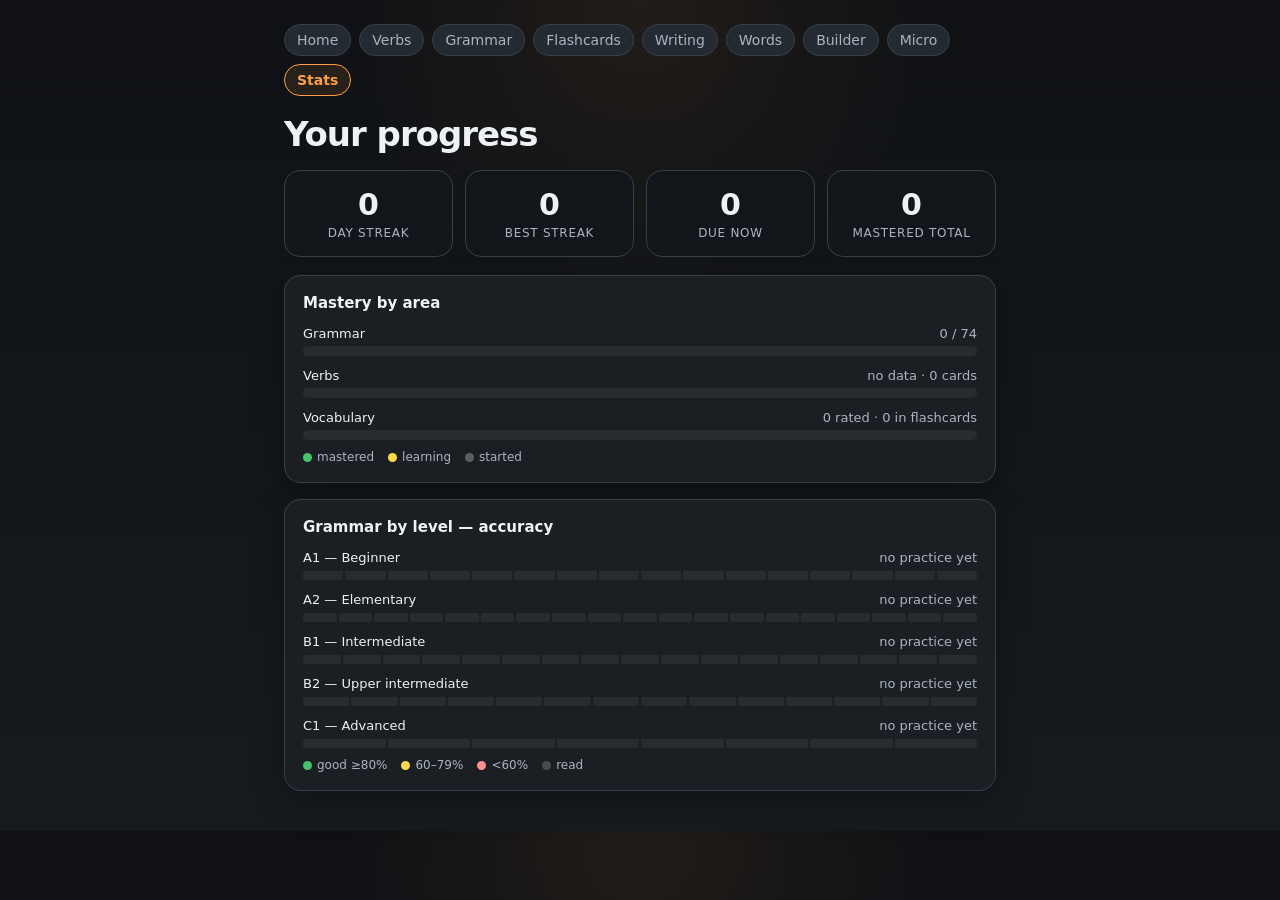
<file: stats.html>
<!DOCTYPE html>
<html lang="en">
<head>
  <meta charset="UTF-8" />
  <meta name="viewport" content="width=device-width, initial-scale=1.0" />
  <title>Greek — Stats</title>
  <link rel="stylesheet" href="suite.css">
  <style>
    * { box-sizing:border-box; }
    body { margin:0; font-family:Inter,system-ui,sans-serif; background:radial-gradient(circle at top,rgba(255,159,67,.08),transparent 28%),linear-gradient(180deg,#0f1114,#171a1f); color:var(--text); }
    .wrap { max-width:760px; margin:0 auto; padding:24px; }
    h1 { font-size:clamp(24px,4vw,34px); margin:0 0 16px; letter-spacing:-.03em; }
    .kpis { display:grid; grid-template-columns:repeat(auto-fit,minmax(120px,1fr)); gap:12px; margin-bottom:18px; }
    .kpi { background:#12161b; border:1px solid var(--border); border-radius:16px; padding:16px; text-align:center; }
    .kpi .n { font-size:30px; font-weight:800; }
    .kpi .l { font-size:12px; color:var(--muted); text-transform:uppercase; letter-spacing:.06em; margin-top:4px; }
    .panel { background:var(--panel); border:1px solid var(--border); border-radius:16px; padding:18px; margin-bottom:16px; box-shadow:var(--shadow); }
    .panel h2 { font-size:15px; margin:0 0 14px; }
    .stack { display:flex; flex-direction:column; gap:12px; }
    .barrow { }
    .barrow-top { display:flex; justify-content:space-between; font-size:13px; margin-bottom:5px; }
    .barrow-top .v { color:var(--muted); }
    .bar { height:10px; border-radius:999px; background:rgba(255,255,255,.06); overflow:hidden; display:flex; }
    .seg { height:100%; }
    .seg.m { background:#45c46a; } .seg.s { background:var(--warn); } .seg.r { background:rgba(255,255,255,.28); } .seg.w { background:var(--bad); }
    /* per-lesson accuracy heatmap */
    .hbar { display:flex; gap:2px; height:9px; margin-top:6px; }
    .hcell { flex:1; height:100%; border-radius:2px; background:rgba(255,255,255,.06); }
    .hcell.read { background:rgba(255,255,255,.20); }
    .hcell.bad { background:var(--bad); }
    .hcell.warn { background:var(--warn); }
    .hcell.good { background:#45c46a; }
    .legend { display:flex; gap:14px; flex-wrap:wrap; font-size:12px; color:var(--muted); margin-top:10px; }
    .dot { display:inline-block; width:9px; height:9px; border-radius:50%; margin-right:5px; vertical-align:middle; }
  </style>
</head>
<body>
  <div class="wrap">
    <div class="nav"><a href="index.html">Home</a><a href="verbs.html">Verbs</a><a href="grammar.html">Grammar</a><a href="flashcards.html">Flashcards</a><a href="vocab.html">Writing</a><a href="words.html">Words</a><a href="builder.html">Builder</a><a href="micro.html">Micro</a><span class="here">Stats</span></div>
    <h1>Your progress</h1>
    <div class="kpis" id="kpis"></div>
    <div class="panel"><h2>Mastery by area</h2><div class="stack" id="areas"></div>
      <div class="legend"><span><span class="dot" style="background:#45c46a"></span>mastered</span><span><span class="dot" style="background:var(--warn)"></span>learning</span><span><span class="dot" style="background:rgba(255,255,255,.28)"></span>started</span></div>
    </div>
    <div class="panel"><h2>Grammar by level — accuracy</h2><div class="stack" id="levels"></div>
      <div class="legend"><span><span class="dot" style="background:#45c46a"></span>good ≥80%</span><span><span class="dot" style="background:var(--warn)"></span>60–79%</span><span><span class="dot" style="background:var(--bad)"></span>&lt;60%</span><span><span class="dot" style="background:rgba(255,255,255,.20)"></span>read</span></div>
    </div>
  </div>

  <script src="greeksuite.srs.js"></script>
  <script src="greekgrammar.data.js"></script>
  <script src="greeksuite.stats.js"></script>
  <script>
  (function () {
    var S = window.GSStats;
    var v = S.verbs(), g = S.grammar(), o = S.vocab(), st = S.streak();
    function kpi(n, l) { return '<div class="kpi"><div class="n">' + n + '</div><div class="l">' + l + '</div></div>'; }
    document.getElementById('kpis').innerHTML =
      kpi(st.days || 0, 'day streak') + kpi(st.best || 0, 'best streak') +
      kpi(S.totalDue(), 'due now') + kpi((g.mastered + v.mastered + o.mastered), 'mastered total');

    function bar(label, segs, right) {
      var inner = segs.filter(function (s) { return s.n > 0; }).map(function (s) { return '<span class="seg ' + s.c + '" style="width:' + s.w + '%"></span>'; }).join('');
      return '<div class="barrow"><div class="barrow-top"><span>' + label + '</span><span class="v">' + right + '</span></div><div class="bar">' + inner + '</div></div>';
    }
    // areas: grammar (points in srs), verbs (cards rated), vocab (rated)
    var gTotal = (window.GRAMMAR || []).length || 1;
    var gStarted = g.lessonsRead, gMaster = g.mastered, gLearn = g.inSrs - g.mastered;
    var areas = [
      bar('Grammar', [{ n: gMaster, c: 'm', w: 100 * gMaster / gTotal }, { n: gLearn, c: 's', w: 100 * gLearn / gTotal }, { n: Math.max(0, gStarted - g.inSrs), c: 'r', w: 100 * Math.max(0, gStarted - g.inSrs) / gTotal }], gMaster + ' / ' + gTotal + (g.acc != null ? ' · ' + g.acc + '% acc' : '')),
      bar('Verbs', [{ n: v.mastered, c: 'm', w: v.rated ? 100 * v.mastered / v.rated : 0 }, { n: v.rated - v.mastered, c: 's', w: v.rated ? 100 * (v.rated - v.mastered) / v.rated : 0 }], (v.avg != null ? 'avg ' + v.avg + '/5' : 'no data') + ' · ' + v.rated + ' cards'),
      bar('Vocabulary', [{ n: o.mastered, c: 'm', w: o.rated ? 100 * o.mastered / o.rated : 0 }, { n: o.learning, c: 's', w: o.rated ? 100 * o.learning / o.rated : 0 }], o.rated + ' rated · ' + o.srsCount + ' in flashcards')
    ];
    document.getElementById('areas').innerHTML = areas.join('') || '<div style="color:var(--muted)">No data yet.</div>';

    // grammar by level — per-lesson accuracy heatmap (one cell per lesson)
    function esc(s) { return String(s).replace(/[&<>"]/g, function (c) { return { '&': '&amp;', '<': '&lt;', '>': '&gt;', '"': '&quot;' }[c]; }); }
    var gstore = {}; try { gstore = JSON.parse(localStorage.getItem('gvm_grammar') || '{}'); } catch (e) {}
    var practice = gstore.__practice || {}, lessons = gstore.__lessons || {};
    function cell(p) {
      var pr = practice[p.id], a = pr && pr.seen ? Math.round(100 * pr.correct / pr.seen) : null, rec = g.srs[p.id], cls, lab;
      if (a != null) { cls = a >= 80 ? 'good' : a >= 60 ? 'warn' : 'bad'; lab = a + '% accuracy'; }
      else if (rec && rec.stage >= S.MASTER) { cls = 'good'; lab = 'mastered'; }
      else if (lessons[p.id]) { cls = 'read'; lab = 'read, not practised'; }
      else { cls = 'empty'; lab = 'not started'; }
      return '<span class="hcell ' + cls + '" title="' + esc(p.title) + ' — ' + lab + '"></span>';
    }
    var levels = (window.GRAMMAR_LEVELS || []);
    var rows = levels.map(function (lv) {
      var pts = (window.GRAMMAR || []).filter(function (p) { return p.level === lv.key; });
      if (!pts.length) return '';
      var ps = 0, pc = 0;
      pts.forEach(function (p) { var pr = practice[p.id]; if (pr) { ps += pr.seen; pc += pr.correct; } });
      var accLabel = ps ? Math.round(100 * pc / ps) + '% acc' : 'no practice yet';
      return '<div class="barrow"><div class="barrow-top"><span>' + lv.label + '</span><span class="v">' + accLabel + '</span></div>' +
        '<div class="hbar">' + pts.map(cell).join('') + '</div></div>';
    });
    document.getElementById('levels').innerHTML = rows.join('') || '<div style="color:var(--muted)">No data yet.</div>';
  })();
  </script>
</body>
</html>
</file>
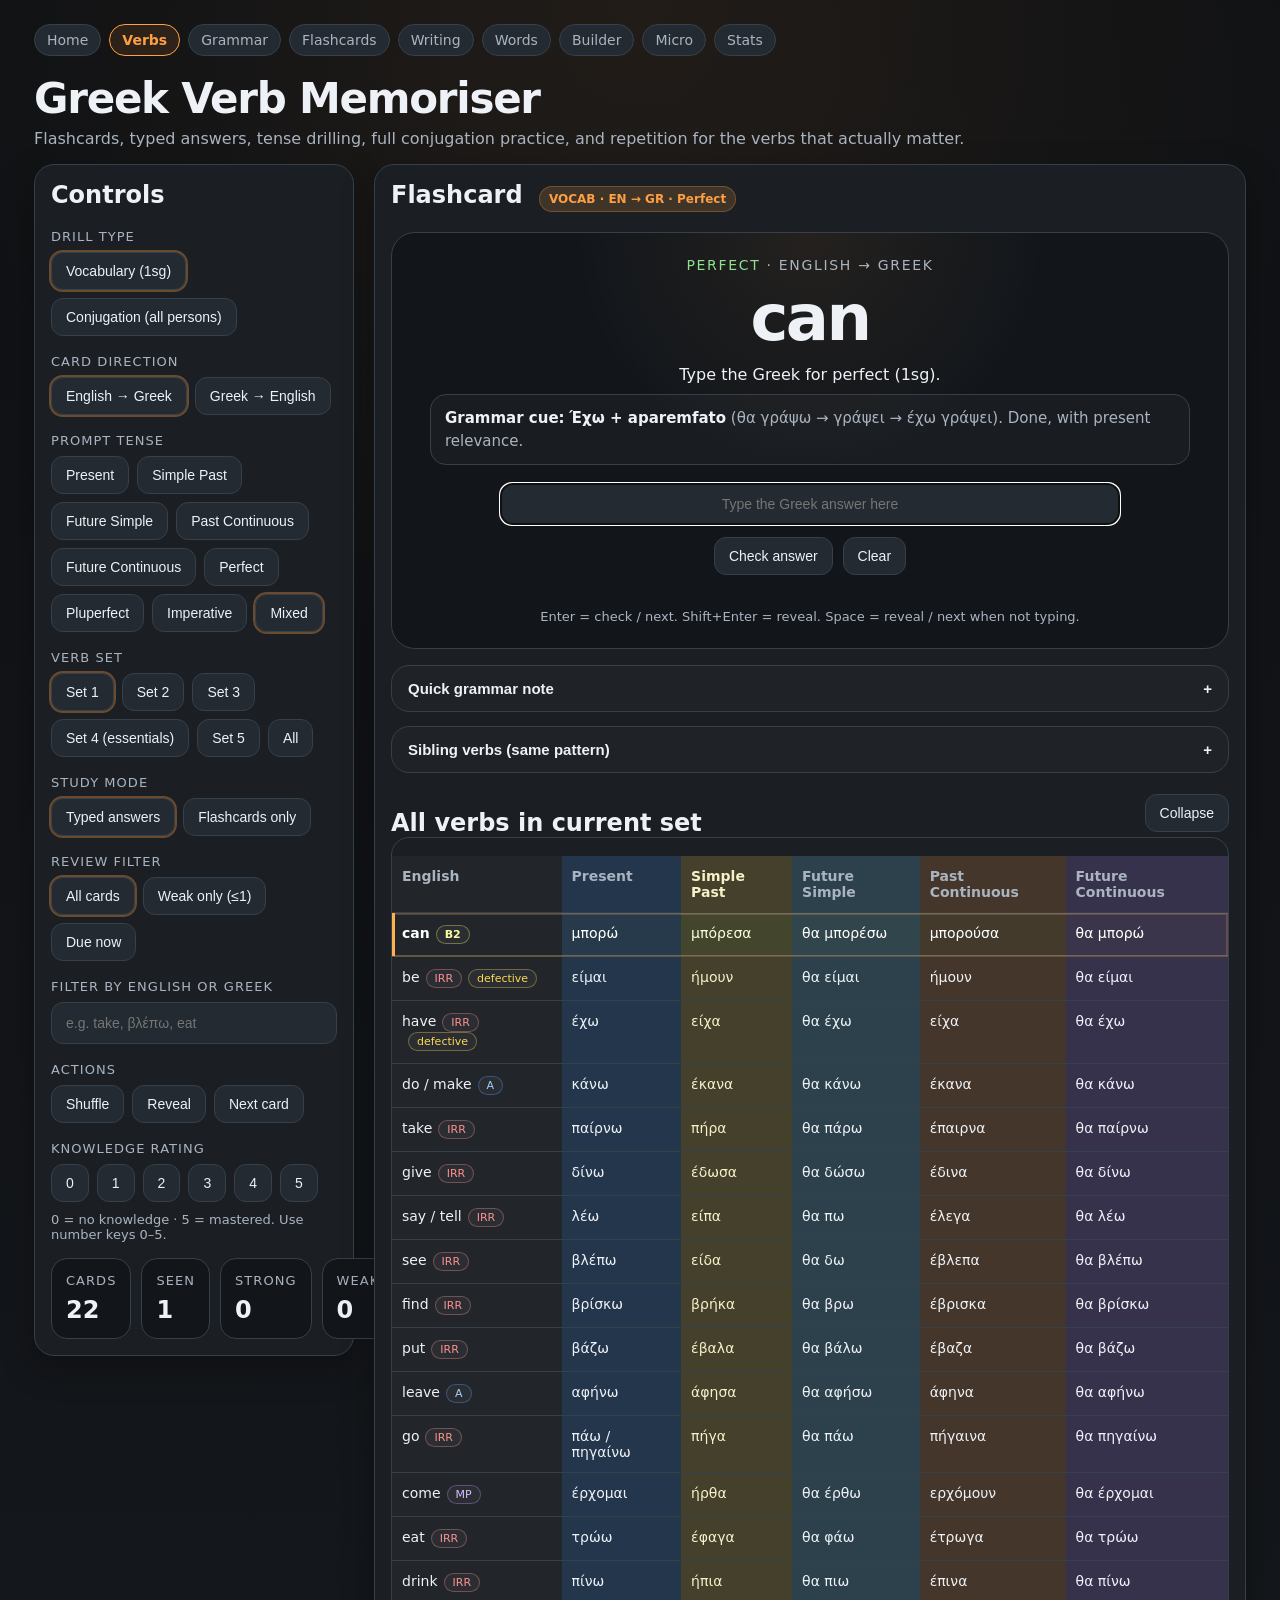
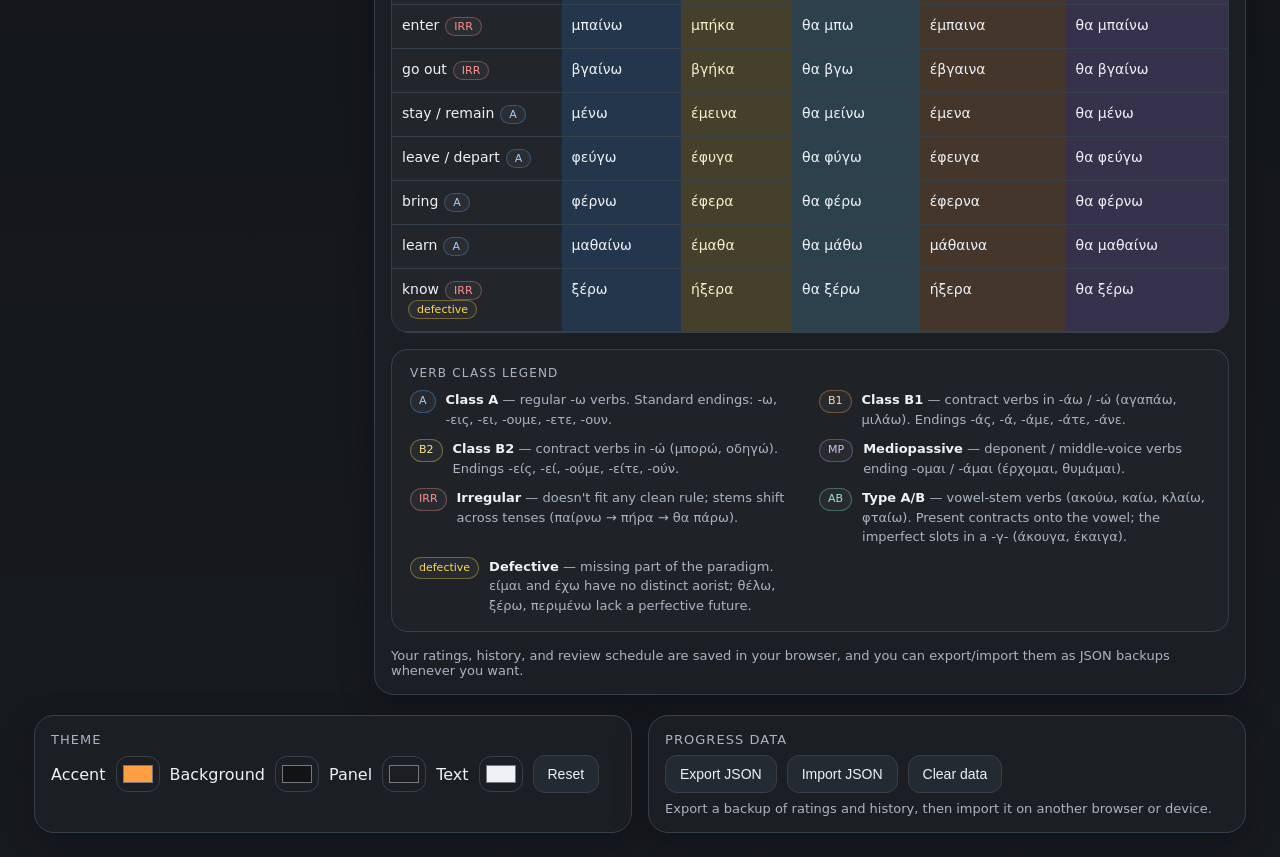
<file: verbs.html>
<!DOCTYPE html>
<html lang="en">
<head>
  <meta charset="UTF-8" />
  <meta name="viewport" content="width=device-width, initial-scale=1.0" />
  <title>Greek Verb Memoriser</title>
  <link rel="stylesheet" href="suite.css">
  <style>
    :root {
      /* page-specific tense colours (shared palette comes from suite.css) */
      --present: #4ea1ff;
      --past: #ffd84d;
      --future: #7fdcff;
      --pastc: #ff9f43;
      --futurec: #b78cff;
      --perfect: #8ee28e;
      --pluperf: #f2a1c2;
      --imper: #ff8f8f;
      --english: rgba(255,255,255,.03);
    }
    * { box-sizing: border-box; }
    body {
      margin: 0;
      font-family: Inter, system-ui, sans-serif;
      background: radial-gradient(circle at top, rgba(255,159,67,.08), transparent 28%), linear-gradient(180deg, #0f1114 0%, #171a1f 100%);
      color: var(--text);
    }
    .wrap { max-width: 1260px; margin: 0 auto; padding: 24px; }
    h1 { font-size: clamp(28px, 4vw, 42px); margin: 0 0 6px; letter-spacing: -.03em; }
    .sub { color: var(--muted); margin-bottom: 16px; }
    .layout { display: grid; grid-template-columns: 320px 1fr; gap: 20px; align-items: start; }
    .top { display: grid; grid-template-columns: 1fr 1fr; gap: 16px; margin-top: 20px; }
    .panel, .inline-panel {
      background: var(--panel);
      border: 1px solid var(--border);
      border-radius: 20px;
      box-shadow: var(--shadow);
      padding: 16px;
    }
    .tiny-title { font-size: 13px; color: var(--muted); text-transform: uppercase; letter-spacing: .08em; margin-bottom: 8px; }
    .row { display: flex; gap: 10px; flex-wrap: wrap; align-items: center; }
    .label { display: block; font-size: 13px; color: var(--muted); margin-bottom: 8px; text-transform: uppercase; letter-spacing: .08em; }
    .group { margin-bottom: 18px; }
    .btns { display: flex; gap: 8px; flex-wrap: wrap; }
    button, select, input[type="text"], input[type="color"] {
      border: 1px solid var(--border);
      background: var(--panel2);
      color: var(--text);
      border-radius: 12px;
      font-size: 14px;
    }
    button { padding: 10px 14px; cursor: pointer; }
    button.active { outline: 2px solid rgba(255,159,67,.35); }
    input[type="text"], select { width: 100%; padding: 12px 14px; }
    input[type="color"] { width: 44px; height: 36px; padding: 4px; background: transparent; }
    .stats { display: grid; grid-template-columns: repeat(4,1fr); gap: 10px; margin-top: 16px; }
    .stat { background: #12161b; border: 1px solid var(--border); border-radius: 16px; padding: 14px; }
    .stat .n { font-size: 24px; font-weight: 700; margin-top: 4px; }
    .card {
      min-height: 340px;
      display: flex; flex-direction: column; justify-content: center; align-items: center; text-align: center;
      border: 1px solid var(--border); border-radius: 24px;
      background: radial-gradient(circle at top, rgba(255,159,67,.08), transparent 40%), #12161b;
      padding: 24px; margin-bottom: 16px;
    }
    .prompt { font-size: 14px; text-transform: uppercase; letter-spacing: .12em; color: var(--muted); margin-bottom: 10px; }
    .prompt-tense.present { color: var(--present); }
    .prompt-tense.past { color: var(--past); }
    .prompt-tense.future { color: var(--future); }
    .prompt-tense.pastCont { color: var(--pastc); }
    .prompt-tense.futureCont { color: var(--futurec); }
    .prompt-tense.perfect { color: var(--perfect); }
    .prompt-tense.pluperfect { color: var(--pluperf); }
    .prompt-tense.imperative { color: var(--imper); }
    .big { font-size: clamp(34px, 6vw, 64px); font-weight: 700; line-height: 1.1; margin-bottom: 12px; letter-spacing: -.04em; }
    .person-chip { display: inline-block; padding: 4px 10px; border-radius: 999px; background: rgba(255,159,67,.14); border: 1px solid rgba(255,159,67,.3); color: var(--accent-strong); font-size: 13px; margin: 6px 0 10px; letter-spacing: .04em; }
    .hint { color: var(--muted); font-size: 15px; max-width: 760px; display: grid; gap: 10px; }
    .hint-main { color: var(--text); font-size: 16px; }
    .hint-note { text-align: left; padding: 12px 14px; border: 1px solid var(--border); border-radius: 16px; background: rgba(255,255,255,.03); line-height: 1.5; }
    .hint-note strong { color: var(--text); }
    .example { text-align: left; margin-top: 14px; padding: 12px 14px; border: 1px dashed var(--border); border-radius: 14px; background: rgba(78,161,255,.04); width: min(620px, 100%); }
    .example .el-gr { font-size: 18px; color: var(--text); }
    .example .el-en { font-size: 14px; color: var(--muted); margin-top: 4px; }
    .answer-wrap { width: min(620px,100%); margin-top: 18px; }
    .answer-input { width: 100%; text-align: center; padding: 16px 18px; font-size: 24px; background: #101419; }
    .answer-input.correct { border-color: var(--good); box-shadow: 0 0 0 3px rgba(142,226,142,.22); }
    .answer-input.wrong { border-color: var(--bad); box-shadow: 0 0 0 3px rgba(255,143,143,.20); }
    .answer-input.accent { border-color: var(--warn); box-shadow: 0 0 0 3px rgba(255,216,77,.22); }
    .center-btns { display: flex; justify-content: center; gap: 10px; flex-wrap: wrap; margin-top: 12px; }
    .feedback { min-height: 24px; margin-top: 10px; font-size: 15px; font-weight: 600; }
    .feedback.correct { color: var(--good); }
    .feedback.wrong { color: var(--bad); }
    .feedback.accent { color: var(--warn); }
    .feedback .big-answer {
      display: block;
      font-size: clamp(28px, 4.4vw, 40px);
      font-weight: 700;
      letter-spacing: -.02em;
      line-height: 1.1;
      margin: 8px 0;
      color: var(--text);
      padding: 10px 14px;
      border-radius: 12px;
      background: rgba(255,255,255,.04);
      border: 1px solid var(--border);
    }
    .feedback.wrong .big-answer { border-color: rgba(255,143,143,.35); background: rgba(255,143,143,.08); }
    .feedback.accent .big-answer { border-color: rgba(255,216,77,.35); background: rgba(255,216,77,.08); }
    .feedback .feedback-label, .feedback .feedback-tail {
      display: block; font-weight: 500; font-size: 14px; color: var(--muted);
    }
    .feedback .feedback-tail { margin-top: 4px; }
    .answers { display: none; width: 100%; border-top: 1px solid var(--border); padding-top: 18px; margin-top: 18px; }
    .answers.show { display: block; }
    .answer-grid { display: grid; grid-template-columns: repeat(3, minmax(0,1fr)); gap: 12px; text-align: left; }
    .mini { border: 1px solid var(--border); border-radius: 16px; padding: 14px; min-height: 108px; }
    .mini.focus { transform: translateY(-2px) scale(1.01); }
    .mini.present.focus { box-shadow: inset 0 0 0 2px rgba(255,255,255,.22), 0 0 0 2px rgba(78,161,255,.22), 0 0 34px rgba(78,161,255,.42); }
    .mini.past.focus { box-shadow: inset 0 0 0 2px rgba(255,255,255,.18), 0 0 0 2px rgba(255,216,77,.24), 0 0 34px rgba(255,216,77,.36); }
    .mini.future.focus { box-shadow: inset 0 0 0 2px rgba(255,255,255,.22), 0 0 0 2px rgba(127,220,255,.24), 0 0 34px rgba(127,220,255,.40); }
    .mini.pastCont.focus { box-shadow: inset 0 0 0 2px rgba(255,255,255,.22), 0 0 0 2px rgba(255,159,67,.24), 0 0 34px rgba(255,159,67,.40); }
    .mini.futureCont.focus { box-shadow: inset 0 0 0 2px rgba(255,255,255,.22), 0 0 0 2px rgba(183,140,255,.24), 0 0 34px rgba(183,140,255,.40); }
    .mini.english.focus { box-shadow: inset 0 0 0 2px rgba(255,255,255,.18), 0 0 0 2px rgba(255,255,255,.08), 0 0 24px rgba(255,255,255,.14); }
    .mini.english { background: var(--english); }
    .mini.present { background: color-mix(in srgb, var(--present) 18%, transparent); border-color: color-mix(in srgb, var(--present) 55%, var(--border)); }
    .mini.past { background: color-mix(in srgb, var(--past) 18%, transparent); border-color: color-mix(in srgb, var(--past) 55%, var(--border)); }
    .mini.future { background: color-mix(in srgb, var(--future) 18%, transparent); border-color: color-mix(in srgb, var(--future) 55%, var(--border)); }
    .mini.pastCont { background: color-mix(in srgb, var(--pastc) 18%, transparent); border-color: color-mix(in srgb, var(--pastc) 55%, var(--border)); }
    .mini.futureCont { background: color-mix(in srgb, var(--futurec) 18%, transparent); border-color: color-mix(in srgb, var(--futurec) 55%, var(--border)); }
    .mini.perfect { background: color-mix(in srgb, var(--perfect) 14%, transparent); border-color: color-mix(in srgb, var(--perfect) 55%, var(--border)); }
    .mini.pluperfect { background: color-mix(in srgb, var(--pluperf) 14%, transparent); border-color: color-mix(in srgb, var(--pluperf) 55%, var(--border)); }
    .mini.imperative { background: color-mix(in srgb, var(--imper) 14%, transparent); border-color: color-mix(in srgb, var(--imper) 55%, var(--border)); }
    .mini.perfect.focus { box-shadow: inset 0 0 0 2px rgba(255,255,255,.22), 0 0 0 2px rgba(142,226,142,.24), 0 0 34px rgba(142,226,142,.40); }
    .mini.pluperfect.focus { box-shadow: inset 0 0 0 2px rgba(255,255,255,.22), 0 0 0 2px rgba(242,161,194,.24), 0 0 34px rgba(242,161,194,.40); }
    .mini.imperative.focus { box-shadow: inset 0 0 0 2px rgba(255,255,255,.22), 0 0 0 2px rgba(255,143,143,.24), 0 0 34px rgba(255,143,143,.40); }
    .mini .k { font-size: 12px; color: var(--muted); text-transform: uppercase; letter-spacing: .08em; margin-bottom: 6px; }
    .mini .v { font-size: 22px; font-weight: 700; line-height: 1.15; }
    .mini .row-line { display: flex; justify-content: space-between; gap: 8px; font-size: 14px; padding: 3px 0; border-bottom: 1px dashed rgba(255,255,255,.08); }
    .mini .row-line:last-child { border-bottom: 0; }
    .mini .row-line .per { color: var(--muted); font-size: 12px; min-width: 52px; }
    .mini .row-line.focus-row { background: rgba(255,159,67,.14); margin: 0 -6px; padding: 3px 6px; border-radius: 8px; font-weight: 700; }
    .grammar, .siblings { margin-top: 14px; border: 1px solid var(--border); border-radius: 18px; background: rgba(255,255,255,.02); overflow: hidden; }
    .disc-btn { width: 100%; text-align: left; border: 0; background: transparent; padding: 14px 16px; font-size: 15px; font-weight: 700; color: var(--text); display: flex; justify-content: space-between; align-items: center; }
    .disc-content { display: none; padding: 0 16px 16px; color: var(--muted); line-height: 1.5; }
    .disc-content.show { display: block; }
    .sibling-chip { display: inline-block; padding: 6px 10px; margin: 4px 6px 4px 0; border-radius: 999px; border: 1px solid var(--border); background: rgba(255,255,255,.04); font-size: 13px; color: var(--text); cursor: pointer; }
    .sibling-chip:hover { background: rgba(255,159,67,.14); border-color: rgba(255,159,67,.35); }
    .sibling-chip .eng { color: var(--muted); margin-left: 6px; font-size: 12px; }
    table { width: 100%; border-collapse: collapse; margin-top: 18px; font-size: 14px; }
    th, td { padding: 12px 10px; border-bottom: 1px solid var(--border); vertical-align: top; }
    th:nth-child(1), td:nth-child(1) { background: var(--english); }
    th:nth-child(2), td:nth-child(2) { background: color-mix(in srgb, var(--present) 18%, transparent); }
    th:nth-child(3), td:nth-child(3) { background: color-mix(in srgb, var(--past) 18%, transparent); color: #f7f0c8; }
    th:nth-child(4), td:nth-child(4) { background: color-mix(in srgb, var(--future) 18%, transparent); }
    th:nth-child(5), td:nth-child(5) { background: color-mix(in srgb, var(--pastc) 18%, transparent); }
    th:nth-child(6), td:nth-child(6) { background: color-mix(in srgb, var(--futurec) 18%, transparent); }
    th { text-align: left; color: var(--muted); font-weight: 600; position: sticky; top: 0; }
    tr.active-row td { box-shadow: inset 0 1px 0 rgba(255,255,255,.10), inset 0 -1px 0 rgba(255,255,255,.10); filter: brightness(1.12); }
    tr.active-row td:first-child { box-shadow: inset 3px 0 0 var(--accent), inset 0 1px 0 rgba(255,255,255,.10), inset 0 -1px 0 rgba(255,255,255,.10); font-weight: 700; }
    tr.active-row { outline: 2px solid rgba(255,159,67,.22); outline-offset: -2px; }
    .table-wrap { max-height: none; overflow: auto; border: 1px solid var(--border); border-radius: 18px; }
    .pill { display: inline-block; padding: 5px 9px; border-radius: 999px; background: rgba(255,159,67,.16); border: 1px solid rgba(255,159,67,.28); color: var(--accent-strong); font-size: 12px; margin-left: 8px; }
    .tag { display: inline-block; padding: 2px 8px; border-radius: 999px; border: 1px solid var(--border); background: rgba(255,255,255,.04); font-size: 11px; color: var(--muted); margin-left: 6px; }
    .tag.cls-A { color: #a5d0ff; border-color: rgba(78,161,255,.35); }
    .tag.cls-B1 { color: #ffd9a5; border-color: rgba(255,159,67,.35); }
    .tag.cls-B2 { color: #ffe28e; border-color: rgba(255,216,77,.35); }
    .tag.cls-MP { color: #d9bdff; border-color: rgba(183,140,255,.35); }
    .tag.cls-IRR { color: #ff8f8f; border-color: rgba(255,143,143,.35); }
    .tag.cls-AB { color: #9be7c4; border-color: rgba(120,220,170,.35); }
    .tag.defective { color: #ffd84d; border-color: rgba(255,216,77,.35); }
    .tag.aorist { color: var(--past); border-color: rgba(255,216,77,.35); background: rgba(255,216,77,.08); }
    .tag.pastcont { color: #d79a68; border-color: rgba(215,154,104,.35); background: rgba(215,154,104,.08); }
    .class-block code {
      font-family: ui-monospace, "SF Mono", Menlo, monospace;
      font-size: .92em;
      padding: 1px 6px;
      border-radius: 6px;
      background: rgba(255,255,255,.07);
      color: var(--text);
    }
    .class-block {
      margin: 12px 0;
      padding: 12px 14px;
      border: 1px solid var(--border);
      border-radius: 14px;
      background: rgba(255,255,255,.03);
    }
    .class-block .cb-head { display: flex; align-items: center; gap: 8px; flex-wrap: wrap; margin-bottom: 8px; }
    .class-block .cb-head .tag { margin-left: 0; font-size: 12px; padding: 3px 10px; }
    .class-block .cb-head .cb-title { color: var(--text); font-weight: 600; font-size: 14px; }
    .class-block .cb-desc { color: var(--muted); font-size: 13.5px; line-height: 1.5; margin: 0 0 10px; }
    .endings-table { display: grid; grid-template-columns: auto auto 1fr; gap: 4px 14px; font-size: 14px; align-items: baseline; }
    .endings-table .et-h { color: var(--muted); font-size: 10px; text-transform: uppercase; letter-spacing: .1em; padding-bottom: 4px; border-bottom: 1px dashed var(--border); }
    .endings-table .et-person { color: var(--muted); font-size: 13px; }
    .endings-table .et-ending { font-weight: 700; color: var(--text); font-family: ui-monospace, "SF Mono", Menlo, monospace; }
    .endings-table .et-form { color: var(--text); opacity: .85; }
    .legend { margin-top: 16px; padding: 16px 18px; border: 1px solid var(--border); border-radius: 16px; background: rgba(255,255,255,.02); }
    .legend-title { font-size: 12px; text-transform: uppercase; letter-spacing: .1em; color: var(--muted); margin-bottom: 10px; }
    .legend-grid { display: grid; grid-template-columns: 1fr 1fr; gap: 10px 18px; font-size: 13px; line-height: 1.5; color: var(--muted); }
    .legend-row { display: flex; align-items: baseline; gap: 10px; }
    .legend-row .tag { flex-shrink: 0; margin-left: 0; }
    .legend-row strong { color: var(--text); font-weight: 600; }
    @media (max-width: 700px) { .legend-grid { grid-template-columns: 1fr; } }
    .small { color: var(--muted); font-size: 13px; }
    @media (max-width: 980px) {
      .wrap { display: flex; flex-direction: column; gap: 14px; }
      .wrap > h1  { order: 0; margin-bottom: 0; }
      .wrap > .sub { order: 1; margin-bottom: 0; }
      .top { display: contents; }
      .layout { display: contents; }
      .stats { grid-template-columns: repeat(2,1fr); }
      .answer-grid { grid-template-columns: repeat(2,minmax(0,1fr)); }
      .main-panel        { order: 2; }
      .theme-panel       { order: 3; }
      .progress-panel    { order: 4; }
      .controls-panel    { order: 5; }
    }
    @media (max-width: 640px) {
      .answer-grid { grid-template-columns: 1fr; }
      .big { font-size: 42px; }
      .answer-input { font-size: 20px; }
    }
  </style>
</head>
<body>
  <div class="wrap">
    <div class="nav">
      <a href="index.html">Home</a>
      <span class="here">Verbs</span>
      <a href="grammar.html">Grammar</a>
      <a href="flashcards.html">Flashcards</a>
      <a href="vocab.html">Writing</a>
      <a href="words.html">Words</a>
      <a href="builder.html">Builder</a>
      <a href="micro.html">Micro</a>
      <a href="stats.html">Stats</a>
    </div>
    <h1>Greek Verb Memoriser</h1>
    <div class="sub">Flashcards, typed answers, tense drilling, full conjugation practice, and repetition for the verbs that actually matter.</div>

    <div class="layout">
      <div class="panel controls controls-panel">
        <h2 style="margin-top:0;">Controls</h2>
        <div class="group"><label class="label">Drill type</label><div class="btns" id="drillTypeBtns"></div></div>
        <div class="group"><label class="label">Card direction</label><div class="btns" id="directionBtns"></div></div>
        <div class="group"><label class="label">Prompt tense</label><div class="btns" id="tenseBtns"></div></div>
        <div class="group" id="personGroup" style="display:none;"><label class="label">Person</label><div class="btns" id="personBtns"></div></div>
        <div class="group"><label class="label">Verb set</label><div class="btns" id="setBtns"></div></div>
        <div class="group"><label class="label">Study mode</label><div class="btns" id="modeBtns"></div></div>
        <div class="group"><label class="label">Review filter</label><div class="btns" id="reviewBtns"></div></div>
        <div class="group"><label class="label">Filter by English or Greek</label><input id="search" type="text" placeholder="e.g. take, βλέπω, eat"></div>
        <div class="group"><label class="label">Actions</label><div class="btns"><button id="shuffleBtn">Shuffle</button><button id="revealBtn">Reveal</button><button id="nextBtn">Next card</button></div></div>
        <div class="group"><label class="label">Knowledge rating</label><div class="btns" id="ratingBtns"></div></div>
        <div class="small" style="margin-top:-8px;">0 = no knowledge · 5 = mastered. Use number keys 0–5.</div>
        <div class="stats">
          <div class="stat"><div class="label">Cards</div><div class="n" id="cardsN">0</div></div>
          <div class="stat"><div class="label">Seen</div><div class="n" id="seenN">0</div></div>
          <div class="stat"><div class="label">Strong</div><div class="n" id="strongN">0</div></div>
          <div class="stat"><div class="label">Weak</div><div class="n" id="weakN">0</div></div>
        </div>
      </div>

      <div class="panel main main-panel">
        <h2 style="margin-top:0;">Flashcard <span class="pill" id="modePill"></span></h2>
        <div class="card">
          <div class="prompt" id="promptLabel"></div>
          <div class="big" id="promptText">Loading…</div>
          <div id="personChip" class="person-chip" style="display:none;"></div>
          <div class="hint" id="hintText"></div>

          <div class="answer-wrap" id="typedWrap">
            <input class="answer-input" id="answerInput" type="text" autocomplete="off" spellcheck="false" placeholder="Type your answer here">
            <div class="center-btns"><button id="checkBtn">Check answer</button><button id="clearTypedBtn">Clear</button></div>
            <div class="feedback" id="feedback"></div>
            <div class="small">Enter = check / next. Shift+Enter = reveal. Space = reveal / next when not typing.</div>
          </div>

          <div class="example" id="exampleBox" style="display:none;">
            <div class="el-gr" id="exampleGr"></div>
            <div class="el-en" id="exampleEn"></div>
          </div>

          <div class="answers" id="answersBox"><div class="answer-grid" id="answerGrid"></div></div>
        </div>

        <div class="grammar">
          <button class="disc-btn" id="grammarBtn"><span>Quick grammar note</span><span id="grammarIcon">+</span></button>
          <div class="disc-content" id="grammarContent"></div>
        </div>

        <div class="siblings">
          <button class="disc-btn" id="siblingsBtn"><span>Sibling verbs (same pattern)</span><span id="siblingsIcon">+</span></button>
          <div class="disc-content" id="siblingsContent"></div>
        </div>

        <div style="display:flex;align-items:center;justify-content:space-between;gap:12px;margin-top:16px;">
          <h2 style="margin-bottom:0;">All verbs in current set</h2>
          <button id="toggleTableBtn">Collapse</button>
        </div>
        <div class="table-wrap" id="tableWrap">
          <table>
            <thead>
              <tr><th>English</th><th>Present</th><th>Simple Past</th><th>Future Simple</th><th>Past Continuous</th><th>Future Continuous</th></tr>
            </thead>
            <tbody id="verbRows"></tbody>
          </table>
        </div>

        <div class="legend">
          <div class="legend-title">Verb class legend</div>
          <div class="legend-grid">
            <div class="legend-row"><span class="tag cls-A">A</span><span><strong>Class A</strong> — regular -ω verbs. Standard endings: -ω, -εις, -ει, -ουμε, -ετε, -ουν.</span></div>
            <div class="legend-row"><span class="tag cls-B1">B1</span><span><strong>Class B1</strong> — contract verbs in -άω / -ώ (αγαπάω, μιλάω). Endings -άς, -ά, -άμε, -άτε, -άνε.</span></div>
            <div class="legend-row"><span class="tag cls-B2">B2</span><span><strong>Class B2</strong> — contract verbs in -ώ (μπορώ, οδηγώ). Endings -είς, -εί, -ούμε, -είτε, -ούν.</span></div>
            <div class="legend-row"><span class="tag cls-MP">MP</span><span><strong>Mediopassive</strong> — deponent / middle-voice verbs ending -ομαι / -άμαι (έρχομαι, θυμάμαι).</span></div>
            <div class="legend-row"><span class="tag cls-IRR">IRR</span><span><strong>Irregular</strong> — doesn't fit any clean rule; stems shift across tenses (παίρνω → πήρα → θα πάρω).</span></div>
            <div class="legend-row"><span class="tag cls-AB">AB</span><span><strong>Type A/B</strong> — vowel-stem verbs (ακούω, καίω, κλαίω, φταίω). Present contracts onto the vowel; the imperfect slots in a -γ- (άκουγα, έκαιγα).</span></div>
            <div class="legend-row"><span class="tag defective">defective</span><span><strong>Defective</strong> — missing part of the paradigm. είμαι and έχω have no distinct aorist; θέλω, ξέρω, περιμένω lack a perfective future.</span></div>
          </div>
        </div>

        <div class="small" style="margin-top:16px;">Your ratings, history, and review schedule are saved in your browser, and you can export/import them as JSON backups whenever you want.</div>
      </div>
    </div>

    <div class="top">
      <div class="inline-panel theme-panel">
        <div class="tiny-title">Theme</div>
        <div class="row">
          <span>Accent</span><input type="color" id="accentPicker" value="#ff9f43">
          <span>Background</span><input type="color" id="bgPicker" value="#111315">
          <span>Panel</span><input type="color" id="panelPicker" value="#1b1f24">
          <span>Text</span><input type="color" id="textPicker" value="#eef2f7">
          <button id="resetThemeBtn">Reset</button>
        </div>
      </div>
      <div class="inline-panel progress-panel">
        <div class="tiny-title">Progress data</div>
        <div class="row">
          <button id="exportBtn">Export JSON</button>
          <button id="importBtn">Import JSON</button>
          <button id="clearProgressBtn">Clear data</button>
          <input id="importFile" type="file" accept="application/json" style="display:none;">
        </div>
        <div class="small" style="margin-top:8px;">Export a backup of ratings and history, then import it on another browser or device.</div>
      </div>
    </div>
  </div>

  <script src="greeksuite.srs.js"></script>
  <script src="greekverbprac.data.js"></script>
  <script src="greeksuite.stats.js"></script>
  <script src="greekverbprac.app.js"></script>
</body>
</html>
</file>
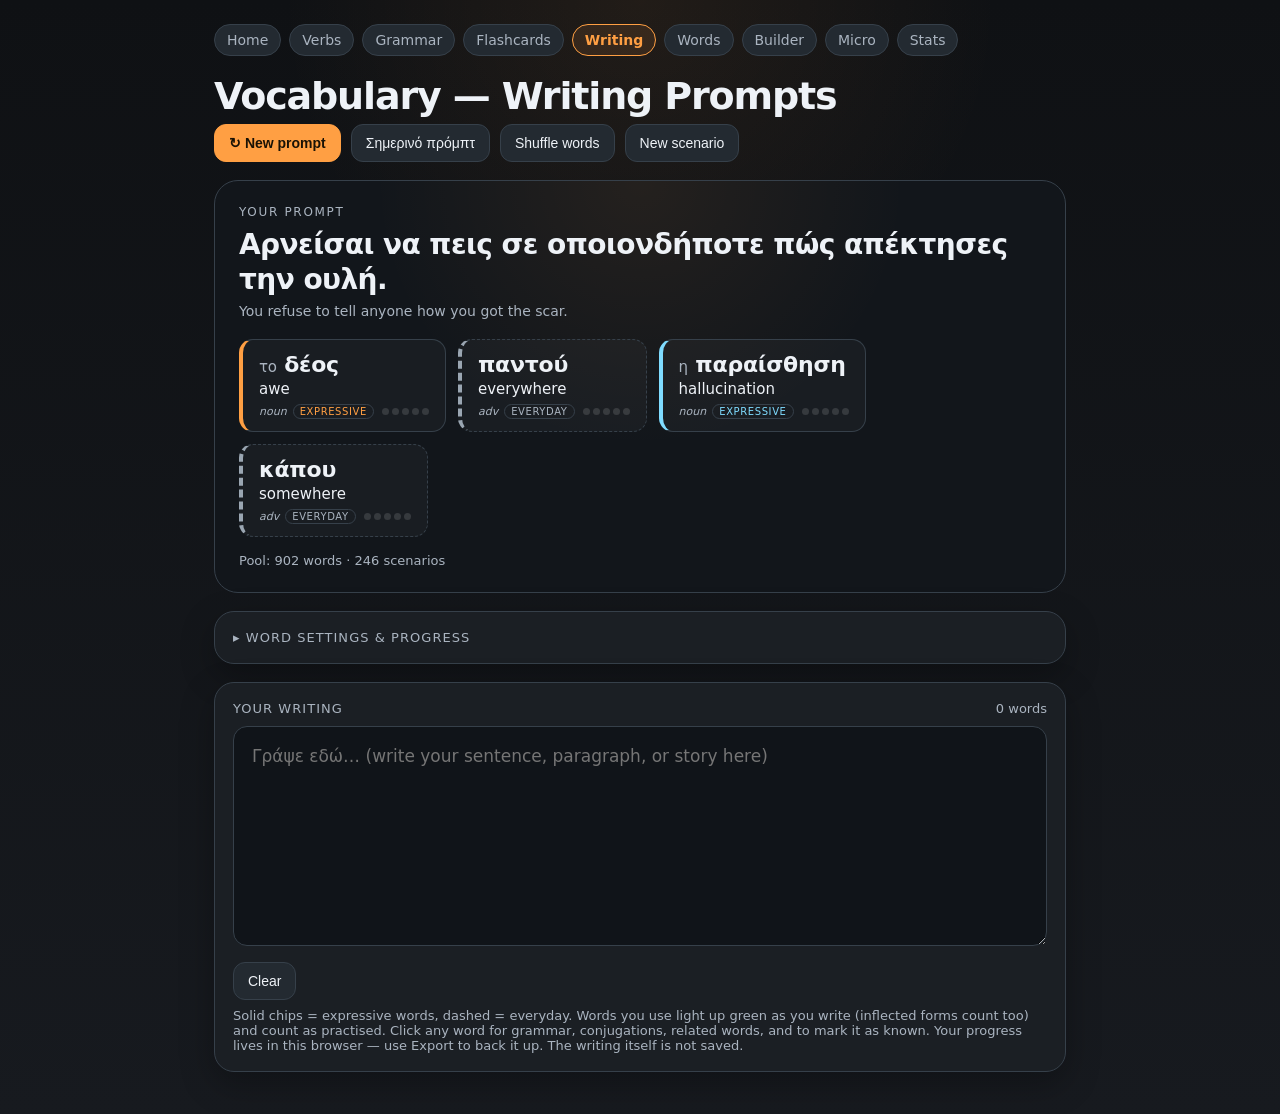
<file: vocab.html>
<!DOCTYPE html>
<html lang="en">
<head>
  <meta charset="UTF-8" />
  <meta name="viewport" content="width=device-width, initial-scale=1.0" />
  <title>Greek Vocabulary — Writing Prompts</title>
  <link rel="stylesheet" href="suite.css">
  <style>
    * { box-sizing: border-box; }
    body {
      margin: 0;
      font-family: Inter, system-ui, sans-serif;
      background: radial-gradient(circle at top, rgba(255,159,67,.08), transparent 28%), linear-gradient(180deg, #0f1114 0%, #171a1f 100%);
      color: var(--text);
    }
    .wrap { max-width: 900px; margin: 0 auto; padding: 24px; }
    h1 { font-size: clamp(26px, 4vw, 38px); margin: 0 0 6px; letter-spacing: -.03em; }
    .sub { color: var(--muted); margin-bottom: 20px; max-width: 640px; }
    .panel { background: var(--panel); border: 1px solid var(--border); border-radius: 20px; box-shadow: var(--shadow); padding: 18px; margin-bottom: 18px; }
    .label { display: block; font-size: 13px; color: var(--muted); margin-bottom: 8px; text-transform: uppercase; letter-spacing: .08em; }
    button {
      border: 1px solid var(--border); background: var(--panel2); color: var(--text);
      border-radius: 12px; font-size: 14px; padding: 10px 14px; cursor: pointer;
    }
    button:hover { border-color: var(--accent); }
    .settings-panel summary {
      cursor: pointer; font-size: 13px; color: var(--muted); text-transform: uppercase; letter-spacing: .08em;
      list-style: none; user-select: none;
    }
    .settings-panel summary::-webkit-details-marker { display: none; }
    .settings-panel summary::before { content: '▸ '; }
    .settings-panel[open] summary::before { content: '▾ '; }
    .settings-panel summary:hover { color: var(--text); }
    .settings-body { margin-top: 14px; }
    .controls-row { display: flex; flex-wrap: wrap; gap: 22px; align-items: flex-end; }
    .control { flex: 1 1 240px; }
    .slider-row { display: flex; align-items: center; gap: 12px; }
    input[type="range"] { width: 100%; accent-color: var(--accent); }
    .slider-row input[type="range"] { flex: 1; width: auto; }
    .count-val { font-size: 22px; font-weight: 700; min-width: 28px; text-align: center; }
    .mix-ends { display: flex; justify-content: space-between; font-size: 11px; color: var(--muted); margin-top: 4px; text-transform: uppercase; letter-spacing: .08em; }
    .mix-label { font-size: 13px; color: var(--muted); margin-top: 6px; }
    .no-words { color: var(--muted); font-size: 14px; }

    .prompt-card {
      border: 1px solid var(--border); border-radius: 24px;
      background: radial-gradient(circle at top, rgba(255,159,67,.08), transparent 45%), #12161b;
      padding: 24px; margin-bottom: 18px;
    }
    .scenario-label { font-size: 12px; text-transform: uppercase; letter-spacing: .14em; color: var(--muted); margin-bottom: 8px; }
    .scenario-text { font-size: clamp(20px, 3.2vw, 28px); font-weight: 700; line-height: 1.25; letter-spacing: -.02em; }
    .scenario-en { font-size: 14px; color: var(--muted); margin: 6px 0 20px; }
    .badge-daily { display: inline-block; margin-left: 8px; padding: 2px 10px; border-radius: 999px; border: 1px solid var(--accent); color: var(--accent); font-size: 11px; letter-spacing: .06em; }
    .vchip { cursor: pointer; }
    .vchip:hover { border-color: var(--chip); }

    /* word detail modal */
    #wordModal { position: fixed; inset: 0; z-index: 50; }
    .modal-backdrop { position: absolute; inset: 0; background: rgba(0,0,0,.62); }
    .modal-panel {
      position: absolute; top: 50%; left: 50%; transform: translate(-50%, -50%);
      width: min(560px, calc(100vw - 32px)); max-height: 84vh; overflow-y: auto;
      background: var(--panel); border: 1px solid var(--border); border-radius: 20px;
      box-shadow: var(--shadow); padding: 22px;
    }
    .modal-close { position: absolute; top: 12px; right: 12px; width: 34px; height: 34px; padding: 0; border-radius: 10px; font-size: 18px; line-height: 1; }
    .wd-head { border-left: 4px solid var(--chip); padding-left: 14px; margin-bottom: 12px; }
    .wd-gr { font-size: 30px; font-weight: 700; letter-spacing: -.02em; }
    .wd-gr .art { font-size: 18px; color: var(--muted); font-weight: 500; }
    .wd-en { font-size: 16px; margin-top: 2px; }
    .wd-meta { font-size: 12px; color: var(--muted); margin-top: 4px; }
    .wd-note { font-size: 14px; color: var(--text); background: rgba(255,255,255,.04); border: 1px dashed var(--border); border-radius: 12px; padding: 10px 12px; }
    .wd-section { margin-top: 16px; }
    .wd-title { font-size: 12px; text-transform: uppercase; letter-spacing: .1em; color: var(--muted); margin-bottom: 8px; }
    .wd-grid { display: grid; grid-template-columns: auto 1fr; gap: 4px 16px; font-size: 15px; }
    .wd-grid-3 { grid-template-columns: auto 1fr 1fr; }
    .wd-k { color: var(--muted); }
    .wd-v.muted { color: var(--muted); }
    .wd-approx { font-size: 12px; color: var(--muted); margin: 8px 0 0; font-style: italic; }
    .wd-link { margin-top: 14px; font-size: 14px; }
    .wd-link a { color: var(--accent); }
    .wd-drill { font-size: 13px; color: var(--muted); margin: 12px 0 0; }
    .wd-drill strong { color: var(--text); }
    .wd-custom { font-size: 11px; color: var(--accent); border: 1px solid var(--accent); border-radius: 999px; padding: 1px 8px; vertical-align: middle; }
    .wd-rel { display: flex; flex-wrap: wrap; gap: 8px; }
    .wd-rel-chip { border-radius: 999px; font-size: 14px; padding: 7px 12px; }
    .wd-rel-en { color: var(--muted); font-size: 12px; }

    /* tracking */
    .track-row { display: flex; flex-wrap: wrap; justify-content: space-between; align-items: center; gap: 10px; margin-top: 14px; padding-top: 14px; border-top: 1px solid var(--border); }
    .track-stats { font-size: 13px; color: var(--muted); }
    .track-btns { display: flex; flex-wrap: wrap; gap: 8px; }
    .track-btns button { font-size: 12px; padding: 7px 11px; }
    .track-btns button.active { outline: 2px solid rgba(255,159,67,.35); }
    .wd-track { display: flex; flex-direction: column; gap: 6px; margin: 10px 0 2px; }
    .wd-track-stats { font-size: 12px; color: var(--muted); }
    .wd-rate-row { display: flex; align-items: center; gap: 6px; flex-wrap: wrap; }
    .wd-rate-label { font-size: 13px; color: var(--muted); margin-right: 4px; }
    .wd-rate { width: 36px; height: 36px; padding: 0; border-radius: 10px; font-size: 15px; font-weight: 600; opacity: .65; }
    .wd-rate:hover { opacity: 1; }
    .wd-rate.active { opacity: 1; outline: 2px solid rgba(255,255,255,.25); }
    .wd-rate.lvl0.active { border-color: var(--bad); color: var(--bad); }
    .wd-rate.lvl1.active, .wd-rate.lvl2.active { border-color: var(--accent); color: var(--accent); }
    .wd-rate.lvl3.active, .wd-rate.lvl4.active { border-color: var(--warn); color: var(--warn); }
    .wd-rate.lvl5.active { border-color: var(--good); color: var(--good); }

    /* knowledge dots on chips */
    .vchip-dots { display: inline-flex; gap: 3px; align-items: center; margin-left: 2px; }
    .vchip-dots .dot { width: 7px; height: 7px; border-radius: 50%; background: rgba(255,255,255,.13); }
    .vchip-dots.lvl1 .dot.on, .vchip-dots.lvl2 .dot.on { background: var(--accent); }
    .vchip-dots.lvl3 .dot.on, .vchip-dots.lvl4 .dot.on { background: var(--warn); }
    .vchip-dots.lvl5 .dot.on { background: var(--good); }
    .gh-input { width: 100%; padding: 10px 12px; border: 1px solid var(--border); background: #101419; color: var(--text); border-radius: 10px; font-size: 14px; }
    .gh-status { font-size: 13px; color: var(--muted); margin: 10px 0; }
    .gh-status a { color: var(--accent); }
    .gh-msg { margin-top: 6px; color: var(--text); }
    .gh-btns { display: flex; flex-wrap: wrap; gap: 8px; }
    .gh-btns button { font-size: 13px; }
    .gh-btns button:disabled { opacity: .4; cursor: default; }
    .chips { display: flex; flex-wrap: wrap; gap: 12px; }
    .vchip {
      border: 1px solid var(--border); border-left: 4px solid var(--chip);
      border-radius: 14px; padding: 12px 16px; background: rgba(255,255,255,.03); min-width: 150px;
      transition: background .15s, border-color .15s;
    }
    .vchip.everyday { border-style: dashed; }
    .vchip.used { background: rgba(142,226,142,.10); border-color: rgba(142,226,142,.4); }
    .vchip-gr { font-size: 22px; font-weight: 700; letter-spacing: -.01em; }
    .vchip-gr .art { font-size: 15px; color: var(--muted); font-weight: 500; }
    .vchip-gr .tick { color: var(--good); margin-left: 8px; font-size: 18px; }
    .vchip-en { font-size: 15px; color: var(--text); margin-top: 3px; }
    .vchip-meta { font-size: 11px; color: var(--muted); margin-top: 6px; display: flex; gap: 6px; align-items: center; }
    .vchip-meta .pos { font-style: italic; }
    .vchip-meta .reg { text-transform: uppercase; letter-spacing: .06em; padding: 1px 6px; border-radius: 999px; border: 1px solid var(--border); font-size: 10px; }
    .vchip-meta .reg-expressive { color: var(--chip); }
    .vchip-meta .reg-everyday { color: var(--muted); }
    .pool-note { font-size: 13px; color: var(--muted); margin-top: 16px; }

    .btn-row { display: flex; flex-wrap: wrap; gap: 10px; margin-bottom: 18px; }
    .btn-primary { background: var(--accent); color: #1a1205; border-color: var(--accent); font-weight: 700; }
    .btn-primary:hover { filter: brightness(1.05); border-color: var(--accent); }

    .write-head { display: flex; justify-content: space-between; align-items: baseline; }
    .write-count { font-size: 13px; color: var(--muted); }
    textarea {
      width: 100%; min-height: 220px; resize: vertical; margin-top: 10px;
      border: 1px solid var(--border); background: #101419; color: var(--text);
      border-radius: 14px; padding: 16px 18px; font-size: 17px; line-height: 1.6;
      font-family: Inter, system-ui, sans-serif;
    }
    textarea:focus { outline: none; border-color: var(--accent); box-shadow: 0 0 0 3px rgba(255,159,67,.18); }
    .write-actions { margin-top: 12px; }
    .foot { color: var(--muted); font-size: 13px; margin-top: 8px; }
  </style>
</head>
<body>
  <div class="wrap">
    <div class="nav">
      <a href="index.html">Home</a>
      <a href="verbs.html">Verbs</a>
      <a href="grammar.html">Grammar</a>
      <a href="flashcards.html">Flashcards</a>
      <span class="here">Writing</span>
      <a href="words.html">Words</a>
      <a href="builder.html">Builder</a>
      <a href="micro.html">Micro</a>
      <a href="stats.html">Stats</a>
    </div>

    <h1>Vocabulary — Writing Prompts</h1>

    <div class="btn-row">
      <button class="btn-primary" id="newPromptBtn" title="New words AND a new scenario">↻ New prompt</button>
      <button id="todayBtn" title="The fixed prompt of the day — same all day, on every reload">Σημερινό πρόμπτ</button>
      <button id="shuffleWordsBtn" title="New words, keep the current scenario">Shuffle words</button>
      <button id="newScenarioBtn" title="New scenario, keep the current words">New scenario</button>
    </div>

    <div class="prompt-card">
      <div class="scenario-label">Your prompt <span class="badge-daily" id="scenarioBadge" style="display:none;">σημερινό</span></div>
      <div class="scenario-text" id="scenarioText"></div>
      <div class="scenario-en" id="scenarioEn"></div>
      <div class="chips" id="wordChips"></div>
      <div class="pool-note" id="poolNote"></div>
    </div>

    <details class="panel settings-panel">
      <summary>Word settings &amp; progress</summary>
      <div class="settings-body">
        <div class="controls-row">
          <div class="control">
            <label class="label">Words per prompt</label>
            <div class="slider-row">
              <input type="range" id="countSlider" min="1" max="10" value="4" />
              <span class="count-val" id="countVal">4</span>
            </div>
          </div>
          <div class="control">
            <label class="label">Mix</label>
            <input type="range" id="mixSlider" min="0" max="100" step="10" value="60" />
            <div class="mix-ends"><span>All everyday</span><span>All expressive</span></div>
            <div class="mix-label" id="mixLabel"></div>
          </div>
        </div>
        <div class="track-row">
          <span class="track-stats" id="trackStats"></span>
          <span class="track-btns">
            <button id="includeKnownBtn">Known words: hidden</button>
            <button id="exportBtn">Export progress</button>
            <button id="importBtn">Import</button>
            <button id="ghBtn">☁ GitHub backup</button>
            <button id="resetTrackBtn">Reset</button>
            <input type="file" id="importFile" accept="application/json" style="display:none;" />
          </span>
        </div>
      </div>
    </details>

    <div class="panel">
      <div class="write-head">
        <label class="label" style="margin:0;">Your writing</label>
        <span class="write-count" id="writeCount">0 words</span>
      </div>
      <textarea id="writing" placeholder="Γράψε εδώ… (write your sentence, paragraph, or story here)"></textarea>
      <div class="write-actions"><button id="clearBtn">Clear</button></div>
      <div class="foot">Solid chips = expressive words, dashed = everyday. Words you use light up green as you write (inflected forms count too) and count as practised. Click any word for grammar, conjugations, related words, and to mark it as known. Your progress lives in this browser — use Export to back it up. The writing itself is not saved.</div>
    </div>
  </div>

  <div id="wordModal" style="display:none;"></div>

  <script src="greekverbprac.data.js"></script>
  <script src="greekvocab.data.js"></script>
  <script src="greeksuite.srs.js"></script>
  <script src="greekvocab.shared.js"></script>
  <script src="greekvocab.srsbridge.js"></script>
  <script src="greekvocab.backup.js"></script>
  <script src="greekvocab.app.js"></script>
</body>
</html>
</file>
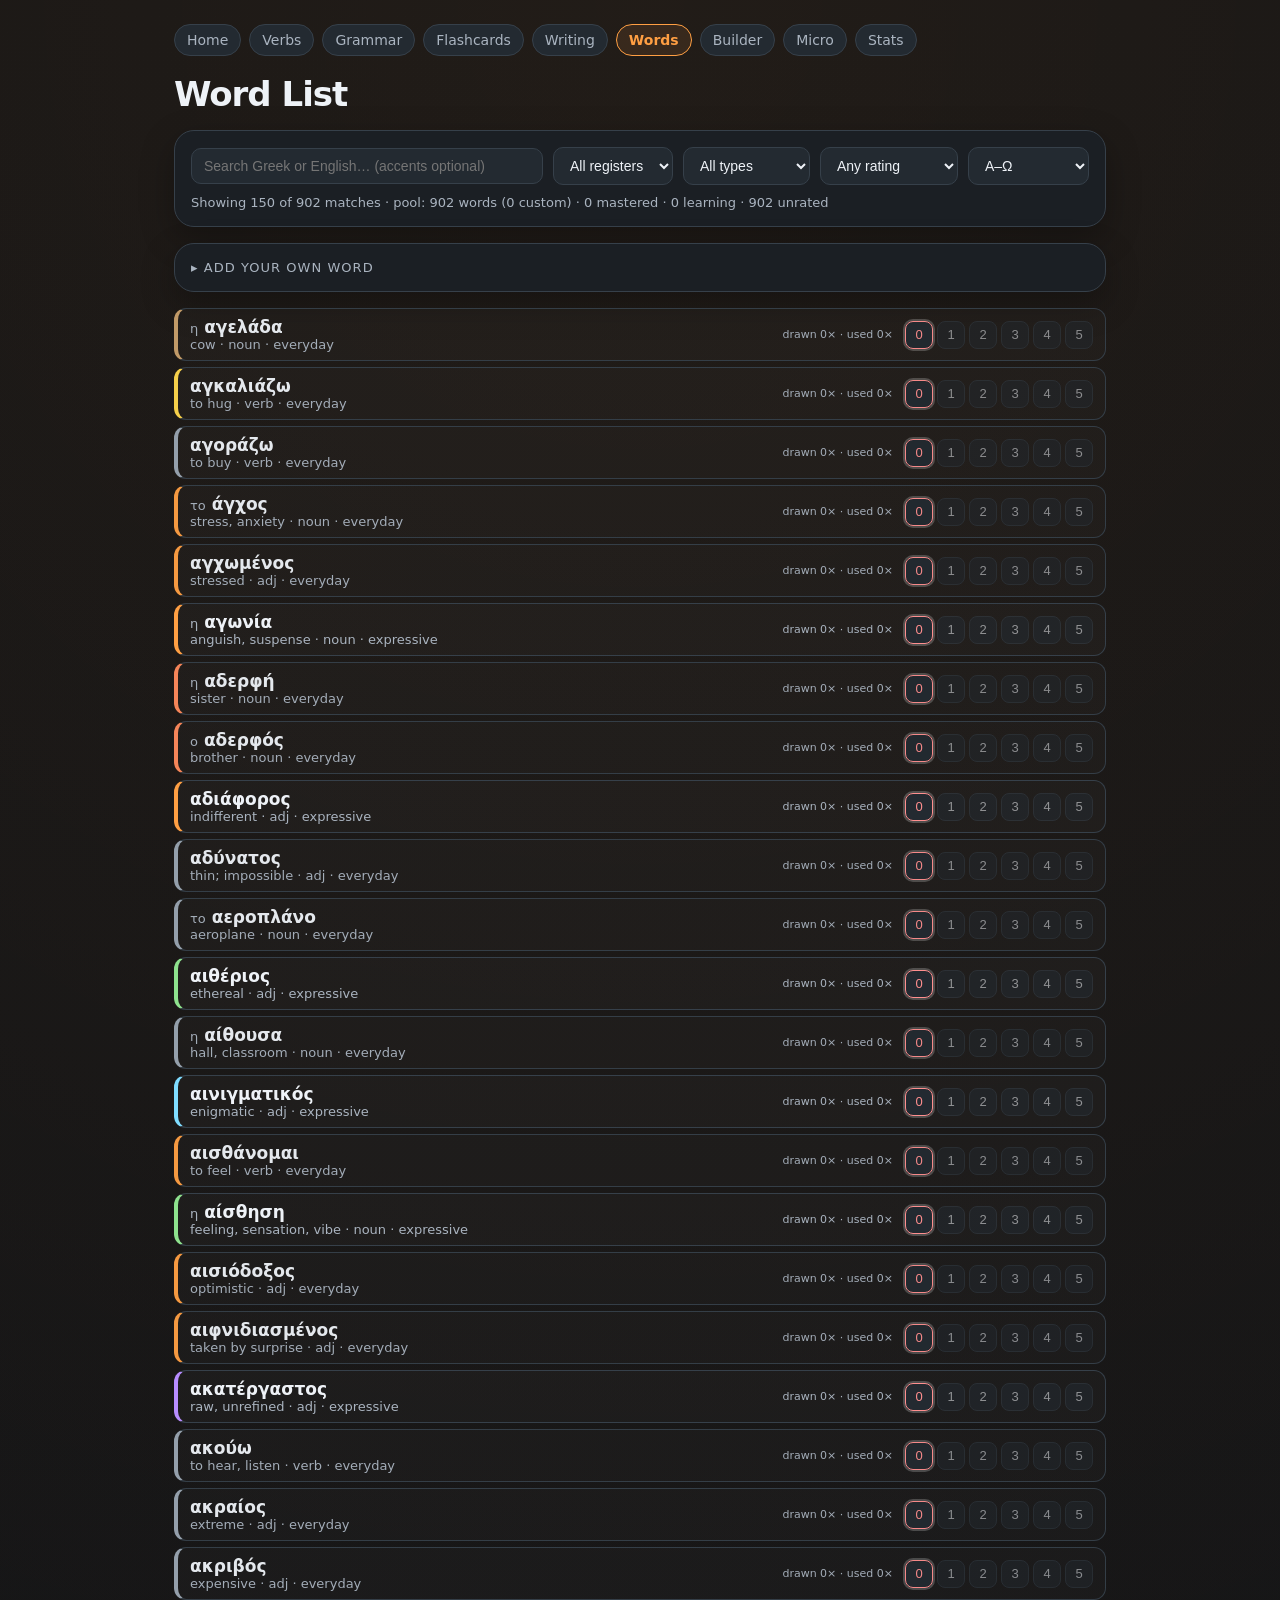
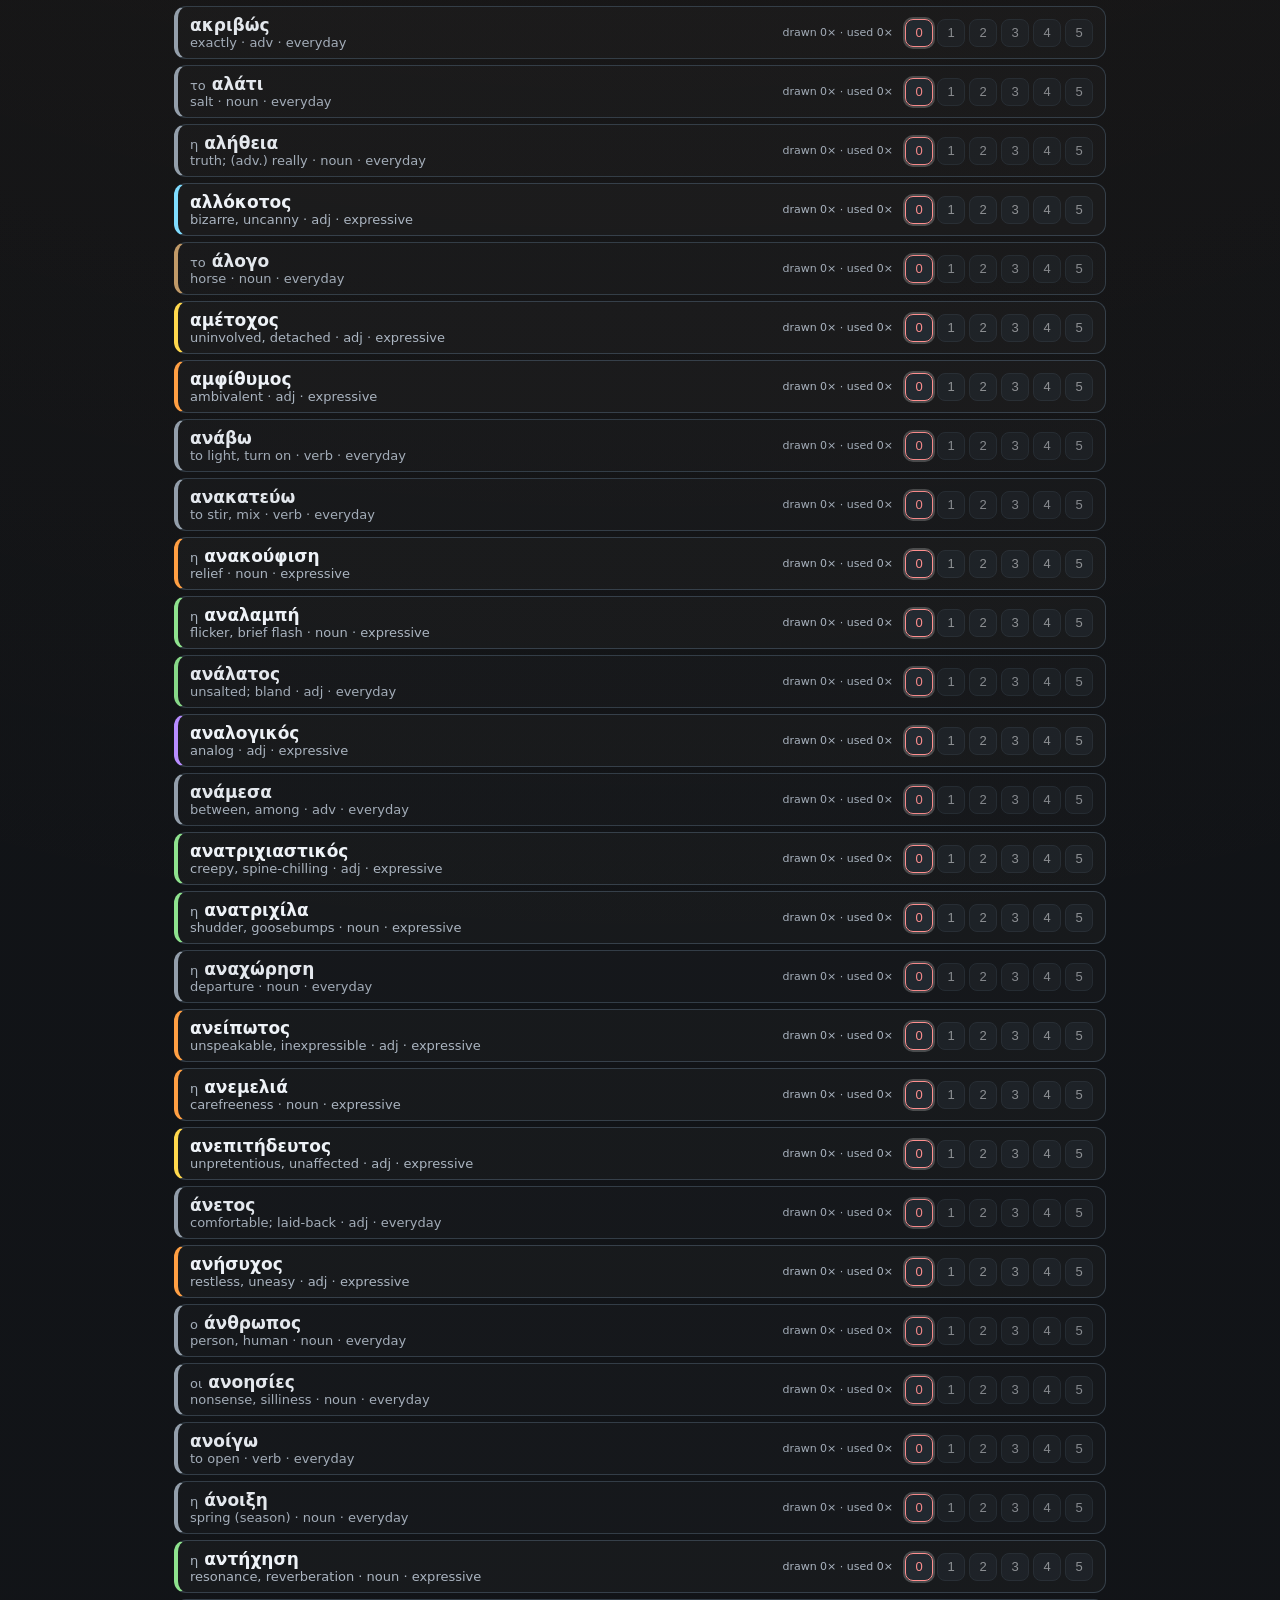
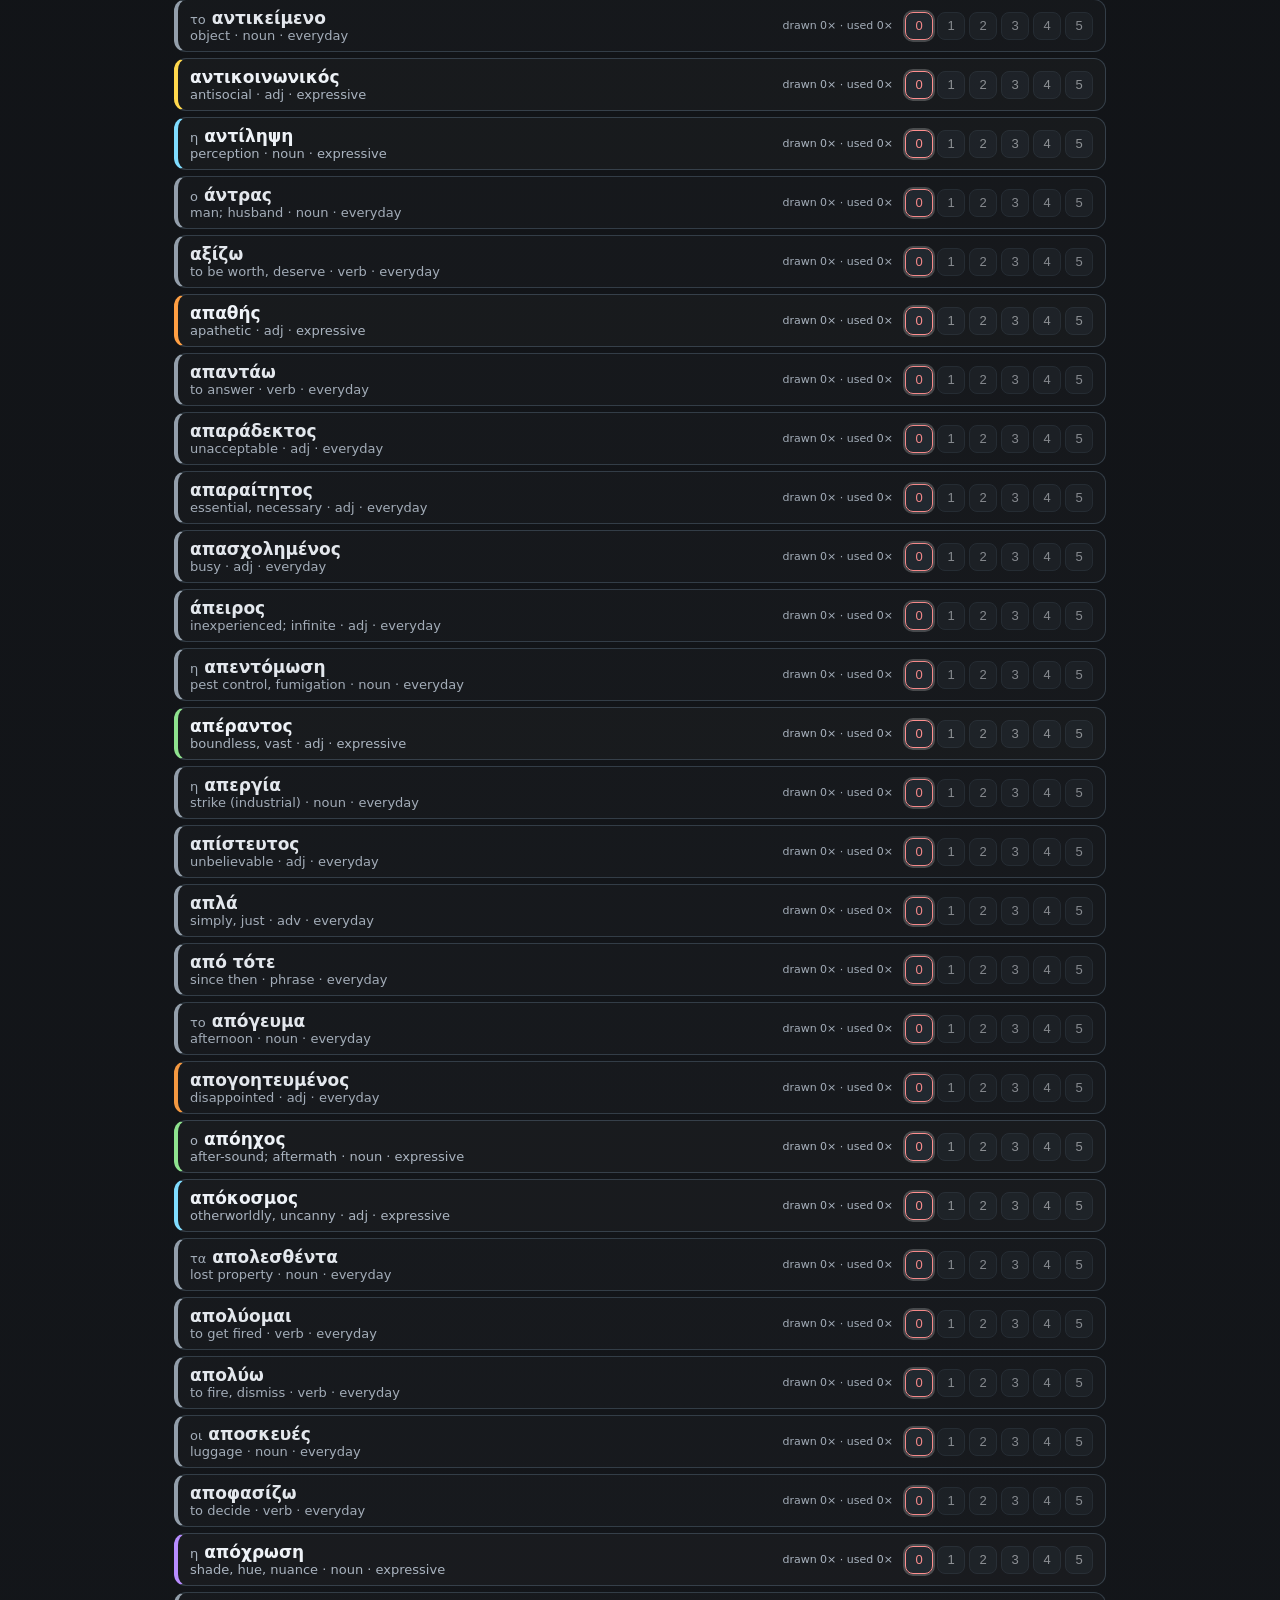
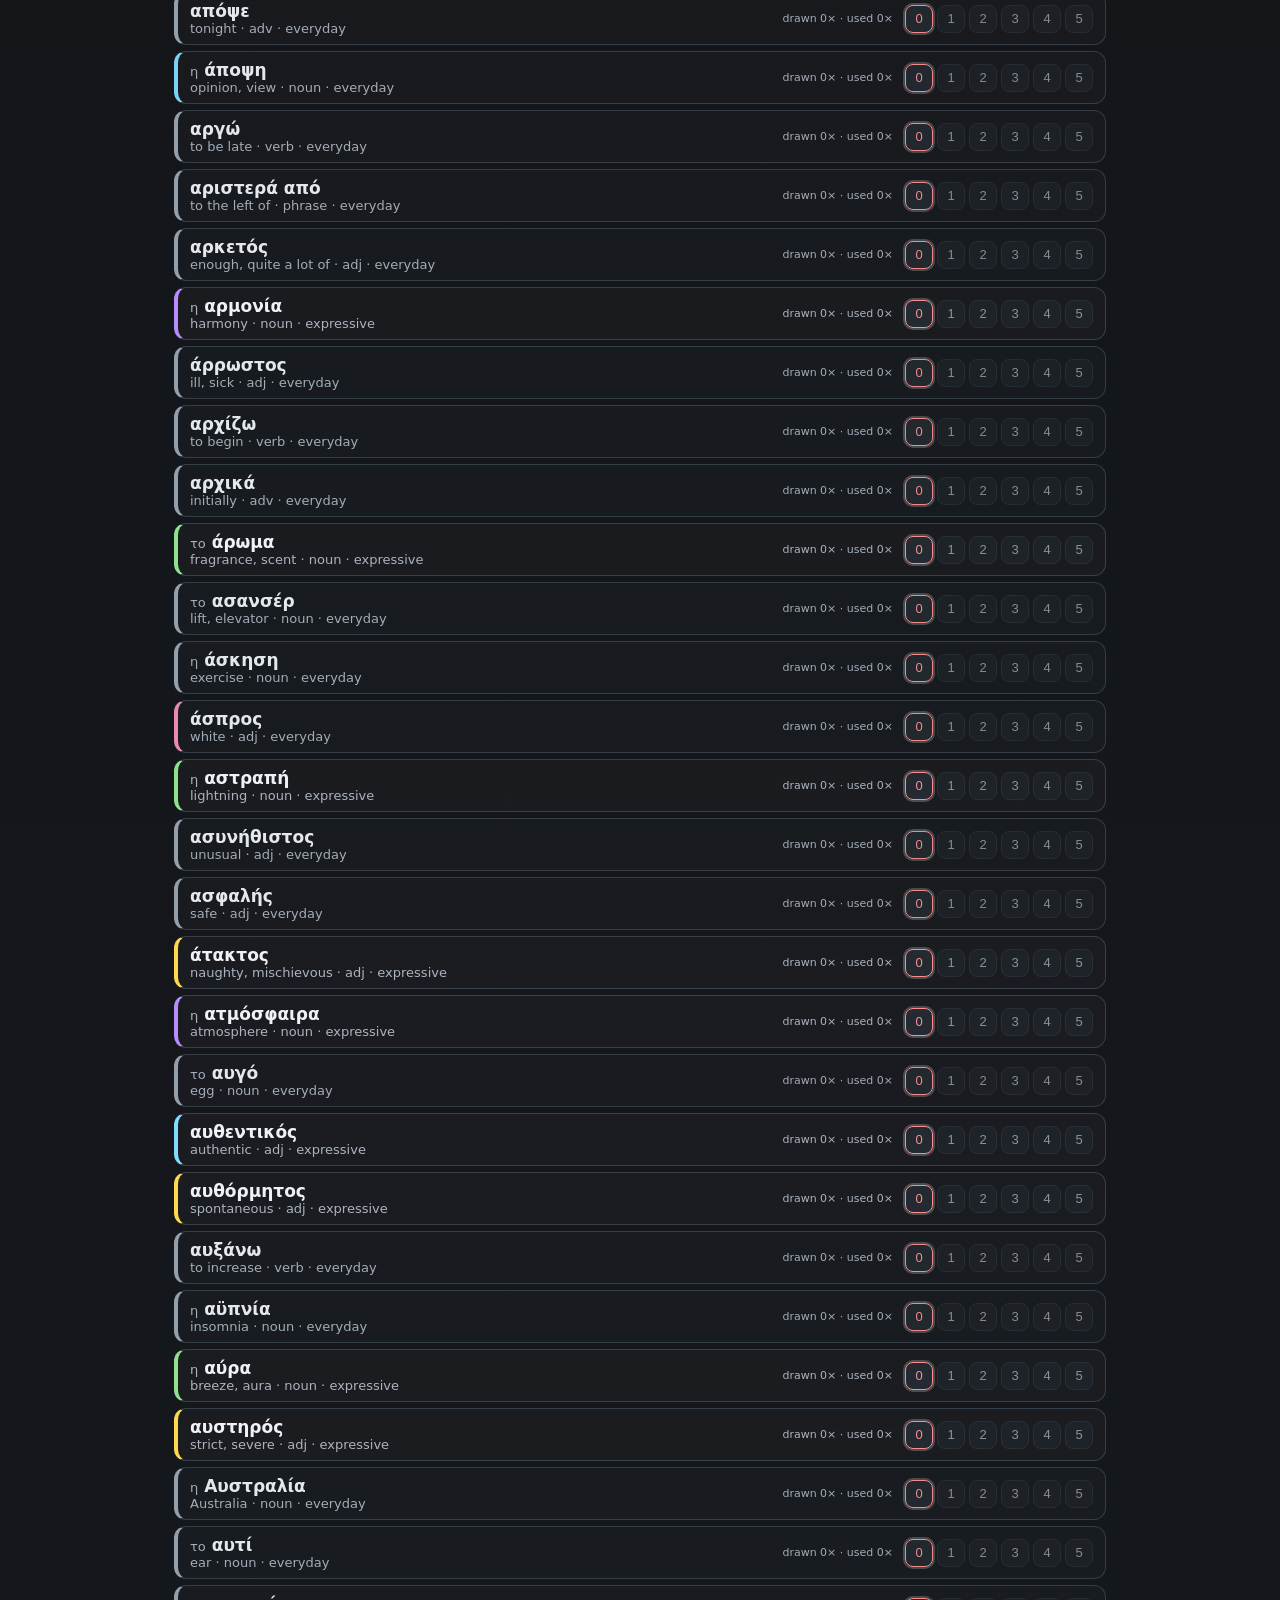
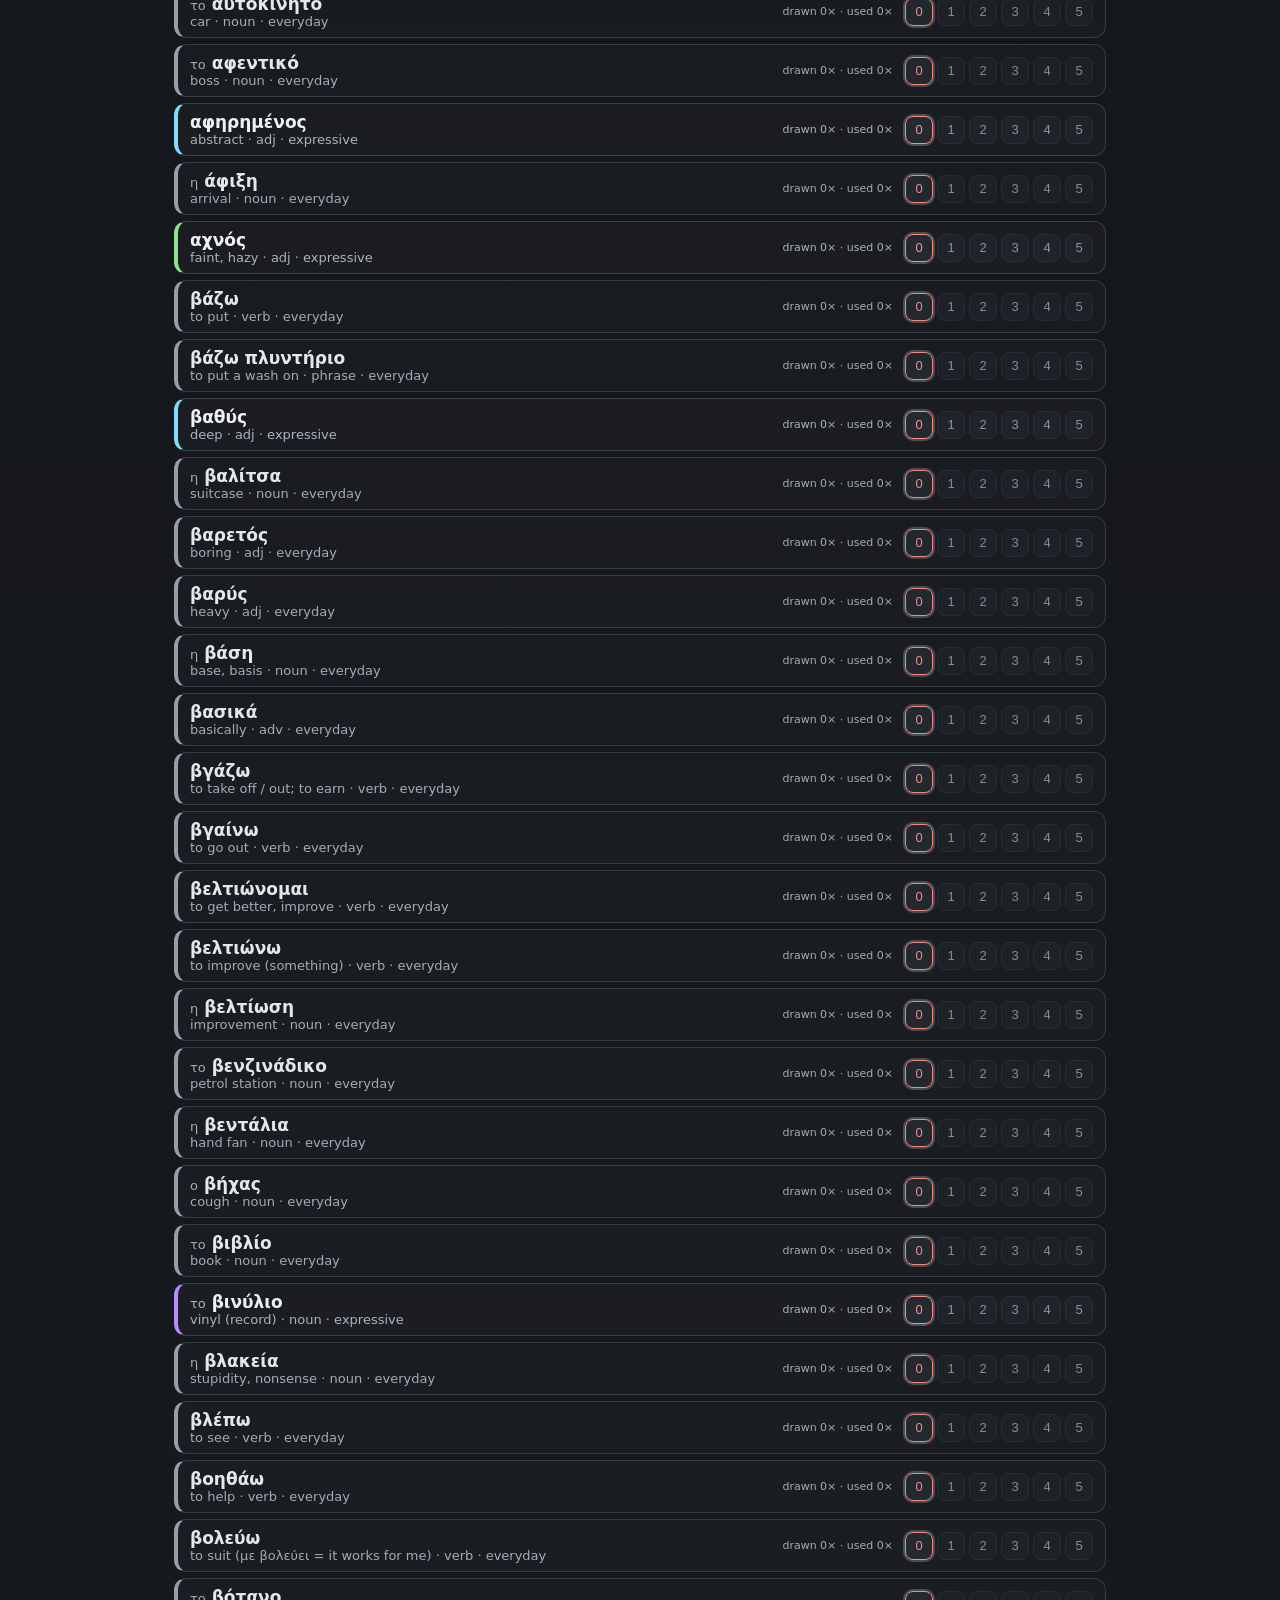
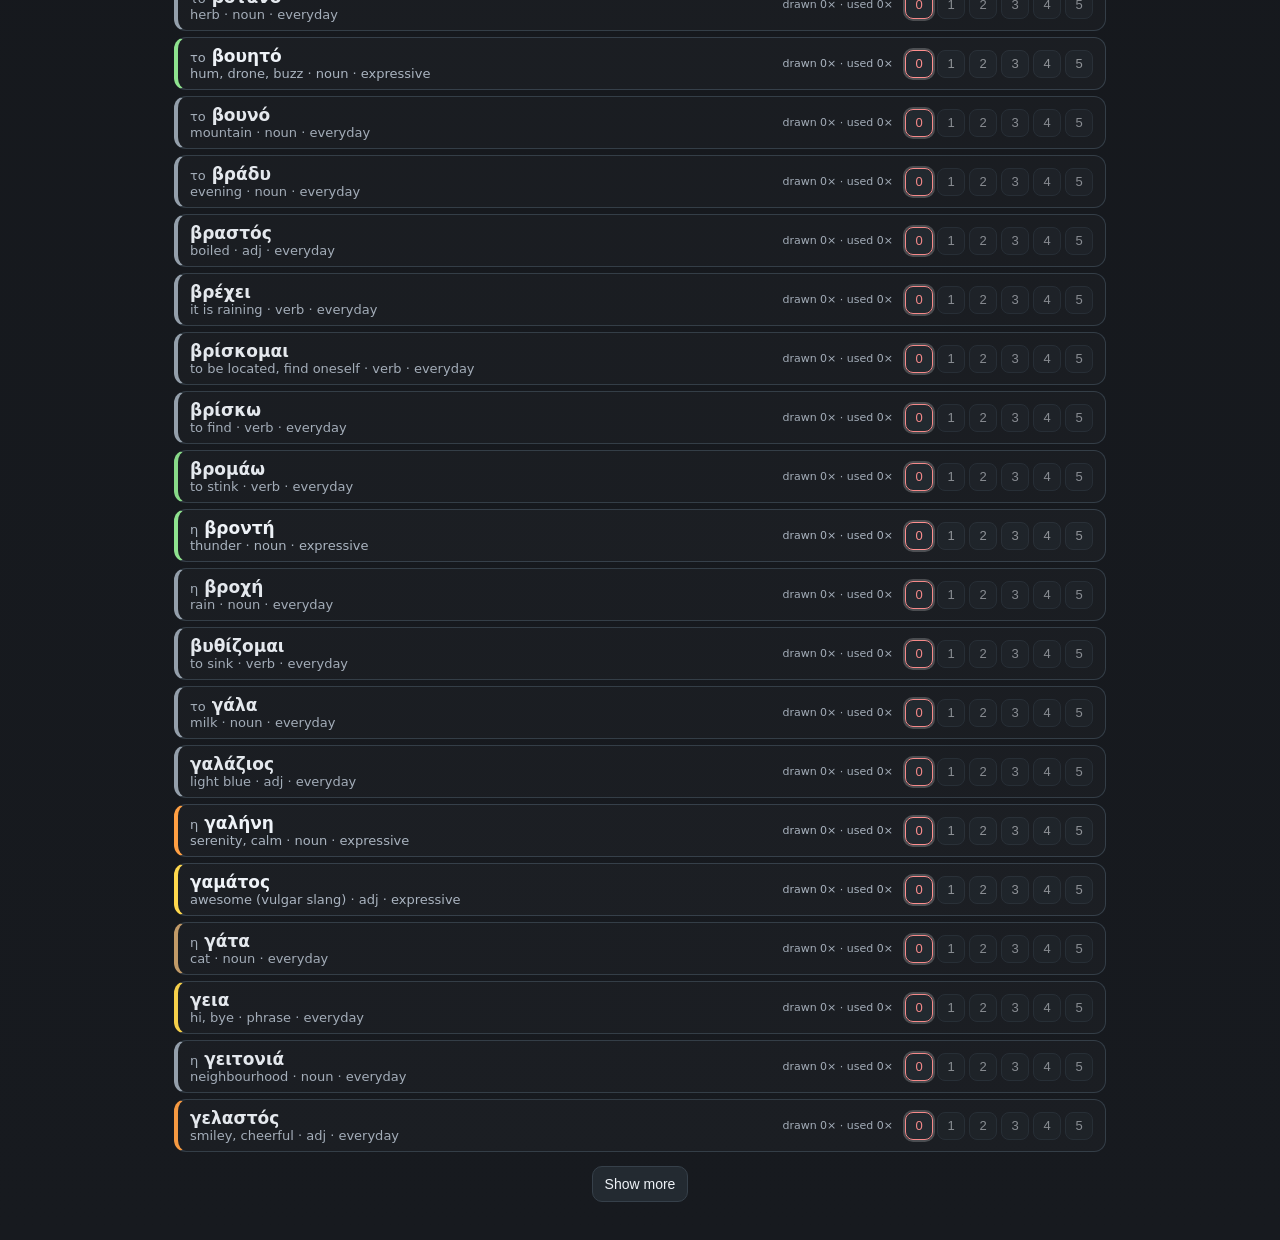
<file: words.html>
<!DOCTYPE html>
<html lang="en">
<head>
  <meta charset="UTF-8" />
  <meta name="viewport" content="width=device-width, initial-scale=1.0" />
  <title>Greek Vocabulary — Word List</title>
  <link rel="stylesheet" href="suite.css">
  <style>
    * { box-sizing: border-box; }
    body {
      margin: 0;
      font-family: Inter, system-ui, sans-serif;
      background: radial-gradient(circle at top, rgba(255,159,67,.08), transparent 28%), linear-gradient(180deg, #0f1114 0%, #171a1f 100%);
      color: var(--text);
    }
    .wrap { max-width: 980px; margin: 0 auto; padding: 24px; }
    h1 { font-size: clamp(24px, 4vw, 34px); margin: 0 0 16px; letter-spacing: -.03em; }
    .panel { background: var(--panel); border: 1px solid var(--border); border-radius: 20px; box-shadow: var(--shadow); padding: 16px; margin-bottom: 16px; }
    .label { display: block; font-size: 12px; color: var(--muted); margin-bottom: 6px; text-transform: uppercase; letter-spacing: .08em; }
    button, select, input[type="text"] {
      border: 1px solid var(--border); background: var(--panel2); color: var(--text);
      border-radius: 10px; font-size: 14px; padding: 9px 12px;
    }
    button { cursor: pointer; }
    button:hover { border-color: var(--accent); }
    .filters { display: flex; flex-wrap: wrap; gap: 10px; align-items: center; }
    .filters input[type="text"] { flex: 1 1 200px; }
    .summary { font-size: 13px; color: var(--muted); margin-top: 10px; }

    .wlist { display: flex; flex-direction: column; gap: 6px; }
    .wrow {
      display: flex; align-items: center; gap: 12px; flex-wrap: wrap;
      border: 1px solid var(--border); border-left: 4px solid var(--chip, var(--border));
      border-radius: 12px; background: rgba(255,255,255,.025); padding: 8px 12px;
    }
    .wrow.everyday { border-style: solid; border-left-style: solid; opacity: .96; }
    .w-main { flex: 1 1 260px; min-width: 200px; }
    .w-gr { font-size: 17px; font-weight: 700; }
    .w-gr .art { color: var(--muted); font-weight: 500; font-size: 13px; }
    .w-gr .custom-tag { font-size: 10px; color: var(--accent); border: 1px solid var(--accent); border-radius: 999px; padding: 1px 6px; margin-left: 8px; vertical-align: middle; letter-spacing: .05em; }
    .w-en { font-size: 13px; color: var(--muted); }
    .w-meta { font-size: 11px; color: var(--muted); min-width: 90px; }
    .w-rate { display: flex; gap: 4px; }
    .w-rate button { width: 28px; height: 28px; padding: 0; font-size: 13px; border-radius: 8px; opacity: .55; }
    .w-rate button:hover { opacity: 1; }
    .w-rate button.active { opacity: 1; outline: 2px solid rgba(255,255,255,.22); }
    .w-rate button.lvl0.active { border-color: var(--bad); color: var(--bad); }
    .w-rate button.lvl1.active, .w-rate button.lvl2.active { border-color: var(--accent); color: var(--accent); }
    .w-rate button.lvl3.active, .w-rate button.lvl4.active { border-color: var(--warn); color: var(--warn); }
    .w-rate button.lvl5.active { border-color: var(--good); color: var(--good); }
    .w-del { color: var(--bad); border-color: rgba(255,143,143,.4); font-size: 12px; padding: 6px 10px; }
    .show-more { margin: 14px auto; display: block; }

    .add-grid { display: grid; grid-template-columns: repeat(auto-fit, minmax(150px, 1fr)); gap: 10px; }
    .add-grid .full { grid-column: 1 / -1; }
    .add-actions { margin-top: 12px; display: flex; gap: 10px; align-items: center; flex-wrap: wrap; }
    .add-msg { font-size: 13px; color: var(--good); }
    .add-msg.err { color: var(--bad); }
    .foot { color: var(--muted); font-size: 13px; margin-top: 8px; }

    /* word detail modal (shared with vocab page) */
    #wordModal { position: fixed; inset: 0; z-index: 50; }
    .modal-backdrop { position: absolute; inset: 0; background: rgba(0,0,0,.62); }
    .modal-panel {
      position: absolute; top: 50%; left: 50%; transform: translate(-50%, -50%);
      width: min(560px, calc(100vw - 32px)); max-height: 84vh; overflow-y: auto;
      background: var(--panel); border: 1px solid var(--border); border-radius: 20px;
      box-shadow: var(--shadow); padding: 22px;
    }
    .modal-close { position: absolute; top: 12px; right: 12px; width: 34px; height: 34px; padding: 0; border-radius: 10px; font-size: 18px; line-height: 1; }
    .wd-head { border-left: 4px solid var(--chip); padding-left: 14px; margin-bottom: 12px; }
    .wd-gr { font-size: 30px; font-weight: 700; letter-spacing: -.02em; }
    .wd-gr .art { font-size: 18px; color: var(--muted); font-weight: 500; }
    .wd-en { font-size: 16px; margin-top: 2px; }
    .wd-meta { font-size: 12px; color: var(--muted); margin-top: 4px; }
    .wd-note { font-size: 14px; color: var(--text); background: rgba(255,255,255,.04); border: 1px dashed var(--border); border-radius: 12px; padding: 10px 12px; }
    .wd-section { margin-top: 16px; }
    .wd-title { font-size: 12px; text-transform: uppercase; letter-spacing: .1em; color: var(--muted); margin-bottom: 8px; }
    .wd-grid { display: grid; grid-template-columns: auto 1fr; gap: 4px 16px; font-size: 15px; }
    .wd-grid-3 { grid-template-columns: auto 1fr 1fr; }
    .wd-k { color: var(--muted); }
    .wd-v.muted { color: var(--muted); }
    .wd-approx { font-size: 12px; color: var(--muted); margin: 8px 0 0; font-style: italic; }
    .wd-link { margin-top: 14px; font-size: 14px; }
    .wd-link a { color: var(--accent); }
    .wd-drill { font-size: 13px; color: var(--muted); margin: 12px 0 0; }
    .wd-drill strong { color: var(--text); }
    .wd-custom { font-size: 11px; color: var(--accent); border: 1px solid var(--accent); border-radius: 999px; padding: 1px 8px; vertical-align: middle; }
    .wd-rel { display: flex; flex-wrap: wrap; gap: 8px; }
    .wd-rel-chip { border-radius: 999px; font-size: 14px; padding: 7px 12px; }
    .wd-rel-en { color: var(--muted); font-size: 12px; }
    .wd-track { display: flex; flex-direction: column; gap: 6px; margin: 10px 0 2px; }
    .wd-track-stats { font-size: 12px; color: var(--muted); }
    .wd-rate-row { display: flex; align-items: center; gap: 6px; flex-wrap: wrap; }
    .wd-rate-label { font-size: 13px; color: var(--muted); margin-right: 4px; }
    .wd-rate { width: 36px; height: 36px; padding: 0; border-radius: 10px; font-size: 15px; font-weight: 600; opacity: .65; }
    .wd-rate:hover { opacity: 1; }
    .wd-rate.active { opacity: 1; outline: 2px solid rgba(255,255,255,.25); }
    .wd-rate.lvl0.active { border-color: var(--bad); color: var(--bad); }
    .wd-rate.lvl1.active, .wd-rate.lvl2.active { border-color: var(--accent); color: var(--accent); }
    .wd-rate.lvl3.active, .wd-rate.lvl4.active { border-color: var(--warn); color: var(--warn); }
    .wd-rate.lvl5.active { border-color: var(--good); color: var(--good); }
    .w-main { cursor: pointer; }
    .w-main:hover .w-gr { color: var(--accent); }
    details.add-panel summary { cursor: pointer; font-size: 13px; color: var(--muted); text-transform: uppercase; letter-spacing: .08em; list-style: none; user-select: none; }
    details.add-panel summary::-webkit-details-marker { display: none; }
    details.add-panel summary::before { content: '▸ '; }
    details.add-panel[open] summary::before { content: '▾ '; }
    details.add-panel summary:hover { color: var(--text); }
    .add-body { margin-top: 14px; }
  </style>
</head>
<body>
  <div class="wrap">
    <div class="nav">
      <a href="index.html">Home</a>
      <a href="verbs.html">Verbs</a>
      <a href="grammar.html">Grammar</a>
      <a href="flashcards.html">Flashcards</a>
      <a href="vocab.html">Writing</a>
      <span class="here">Words</span>
      <a href="builder.html">Builder</a>
      <a href="micro.html">Micro</a>
      <a href="stats.html">Stats</a>
    </div>

    <h1>Word List</h1>

    <div class="panel">
      <div class="filters">
        <input type="text" id="search" placeholder="Search Greek or English… (accents optional)" />
        <select id="regFilter">
          <option value="all">All registers</option>
          <option value="everyday">Everyday</option>
          <option value="expressive">Expressive</option>
        </select>
        <select id="posFilter">
          <option value="all">All types</option>
          <option value="noun">Nouns</option>
          <option value="adj">Adjectives</option>
          <option value="verb">Verbs</option>
          <option value="adv">Adverbs</option>
          <option value="pron">Pronouns</option>
          <option value="prep">Prepositions</option>
          <option value="conj">Conjunctions</option>
          <option value="phrase">Phrases</option>
        </select>
        <select id="ratingFilter">
          <option value="all">Any rating</option>
          <option value="unrated">Unrated (0)</option>
          <option value="learning">Learning (1–4)</option>
          <option value="mastered">Mastered (5)</option>
        </select>
        <select id="sortBy">
          <option value="alpha">A–Ω</option>
          <option value="rating">By rating</option>
          <option value="seen">Most drawn</option>
          <option value="custom">Custom first</option>
        </select>
      </div>
      <div class="summary" id="summary"></div>
    </div>

    <details class="panel add-panel">
      <summary>Add your own word</summary>
      <div class="add-body">
        <div class="add-grid">
          <div><span class="label">Greek *</span><input type="text" id="addGr" placeholder="π.χ. ζαλάδα" /></div>
          <div><span class="label">English *</span><input type="text" id="addEn" placeholder="e.g. dizziness" /></div>
          <div><span class="label">Article</span>
            <select id="addArt"><option value="">— (not a noun)</option><option>ο</option><option>η</option><option>το</option><option>οι</option><option>τα</option></select>
          </div>
          <div><span class="label">Type</span>
            <select id="addPos"><option value="noun">noun</option><option value="adj">adjective</option><option value="verb">verb</option><option value="adv">adverb</option><option value="pron">pronoun</option><option value="prep">preposition</option><option value="conj">conjunction</option><option value="phrase">phrase</option></select>
          </div>
          <div><span class="label">Register</span>
            <select id="addReg"><option value="everyday">everyday</option><option value="expressive">expressive</option></select>
          </div>
          <div><span class="label">Theme</span>
            <select id="addTheme"></select>
          </div>
          <div class="full"><span class="label">Note (optional)</span><input type="text" id="addNote" placeholder="usage note, shown in the word detail" /></div>
        </div>
        <div class="add-actions">
          <button id="addBtn">+ Add word</button>
          <span class="add-msg" id="addMsg"></span>
        </div>
        <div class="foot">Custom words live in your browser with your progress (and ride along in gist backups). They appear in writing prompts immediately.</div>
      </div>
    </details>

    <div class="wlist" id="wlist"></div>
    <button class="show-more" id="showMore" style="display:none;">Show more</button>
  </div>

  <div id="wordModal" style="display:none;"></div>

  <script src="greekverbprac.data.js"></script>
  <script src="greekvocab.data.js"></script>
  <script src="greeksuite.srs.js"></script>
  <script src="greekvocab.shared.js"></script>
  <script src="greekvocab.srsbridge.js"></script>
  <script src="greekvocab.backup.js"></script>
  <script src="greekvocab.words.js"></script>
</body>
</html>
</file>
<file: suite.css>
/* Greek suite — shared design tokens + navigation bar.
 * Loaded by every page BEFORE its inline <style>, so pages can override
 * any variable inline if they intentionally deviate. */
:root {
  --bg: #111315;
  --panel: #1b1f24;
  --panel2: #232a31;
  --text: #eef2f7;
  --muted: #aab4c0;
  --border: #36404a;
  --accent: #ff9f43;
  --accent-strong: #ff9f43;
  --good: #8ee28e;
  --warn: #ffd84d;
  --bad: #ff8f8f;
  --shadow: 0 12px 34px rgba(0,0,0,.28);
}

/* Common navigation bar. The current page is a <span class="here">. */
.nav { display: flex; gap: 8px; align-items: center; margin-bottom: 18px; font-size: 14px; flex-wrap: wrap; }
.nav a {
  color: var(--muted); text-decoration: none; border: 1px solid var(--border);
  padding: 7px 12px; border-radius: 999px; background: var(--panel2);
}
.nav a:hover { color: var(--text); border-color: var(--accent); }
.nav .here {
  color: var(--accent); border: 1px solid var(--accent); padding: 7px 12px;
  border-radius: 999px; background: rgba(255,159,67,.10); font-weight: 600;
}
</file>
